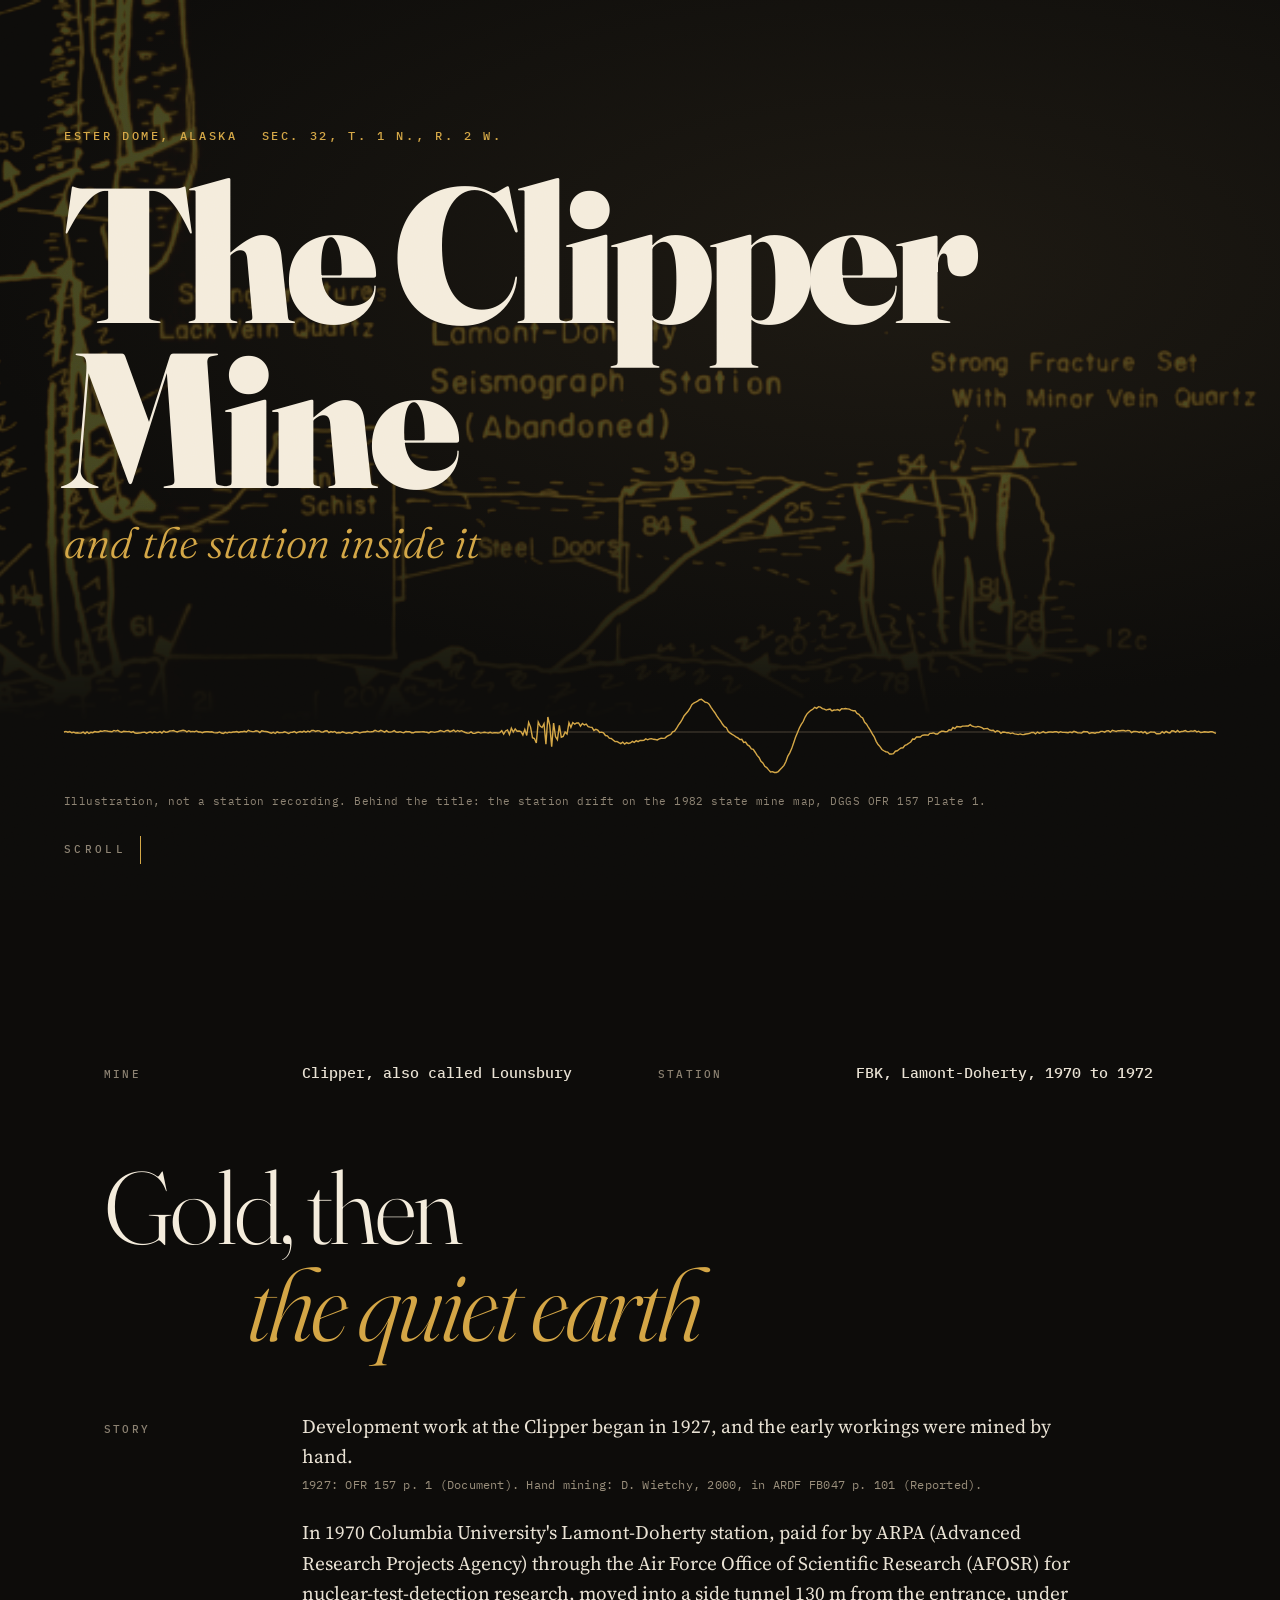
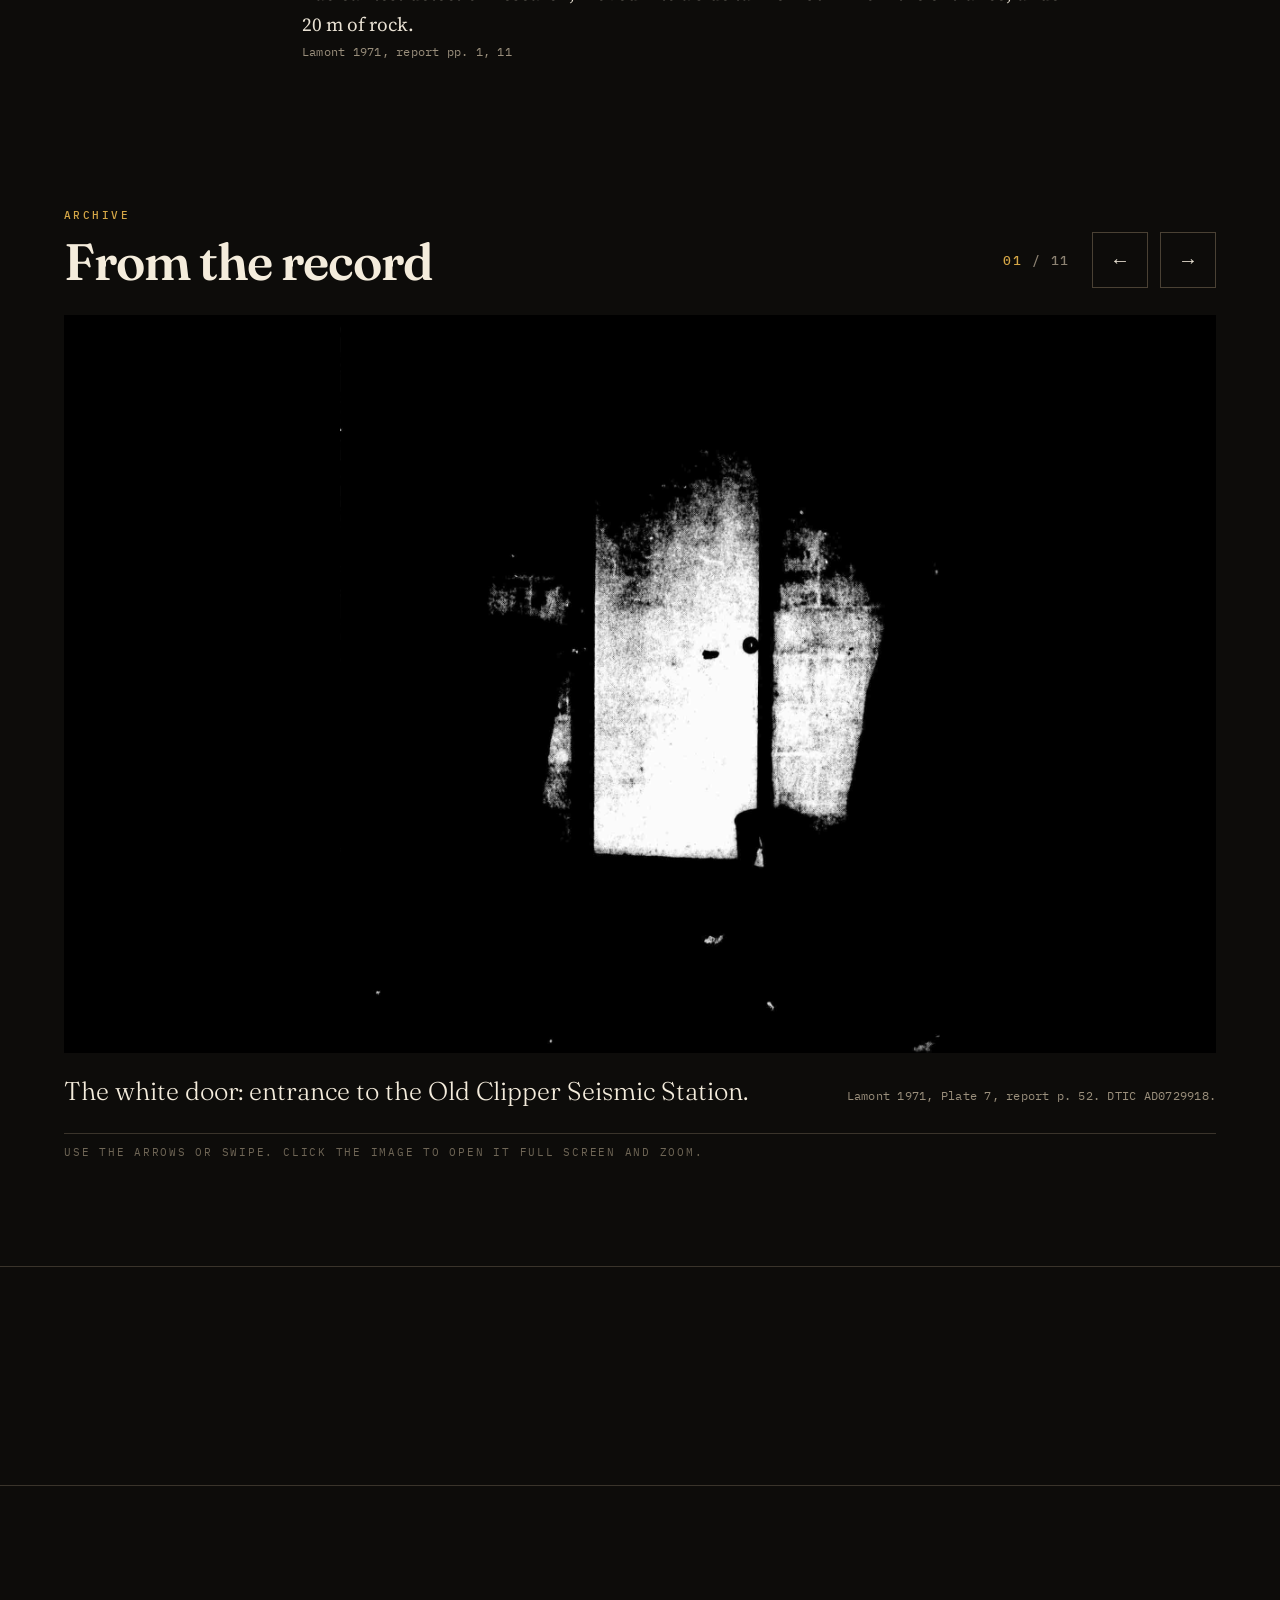
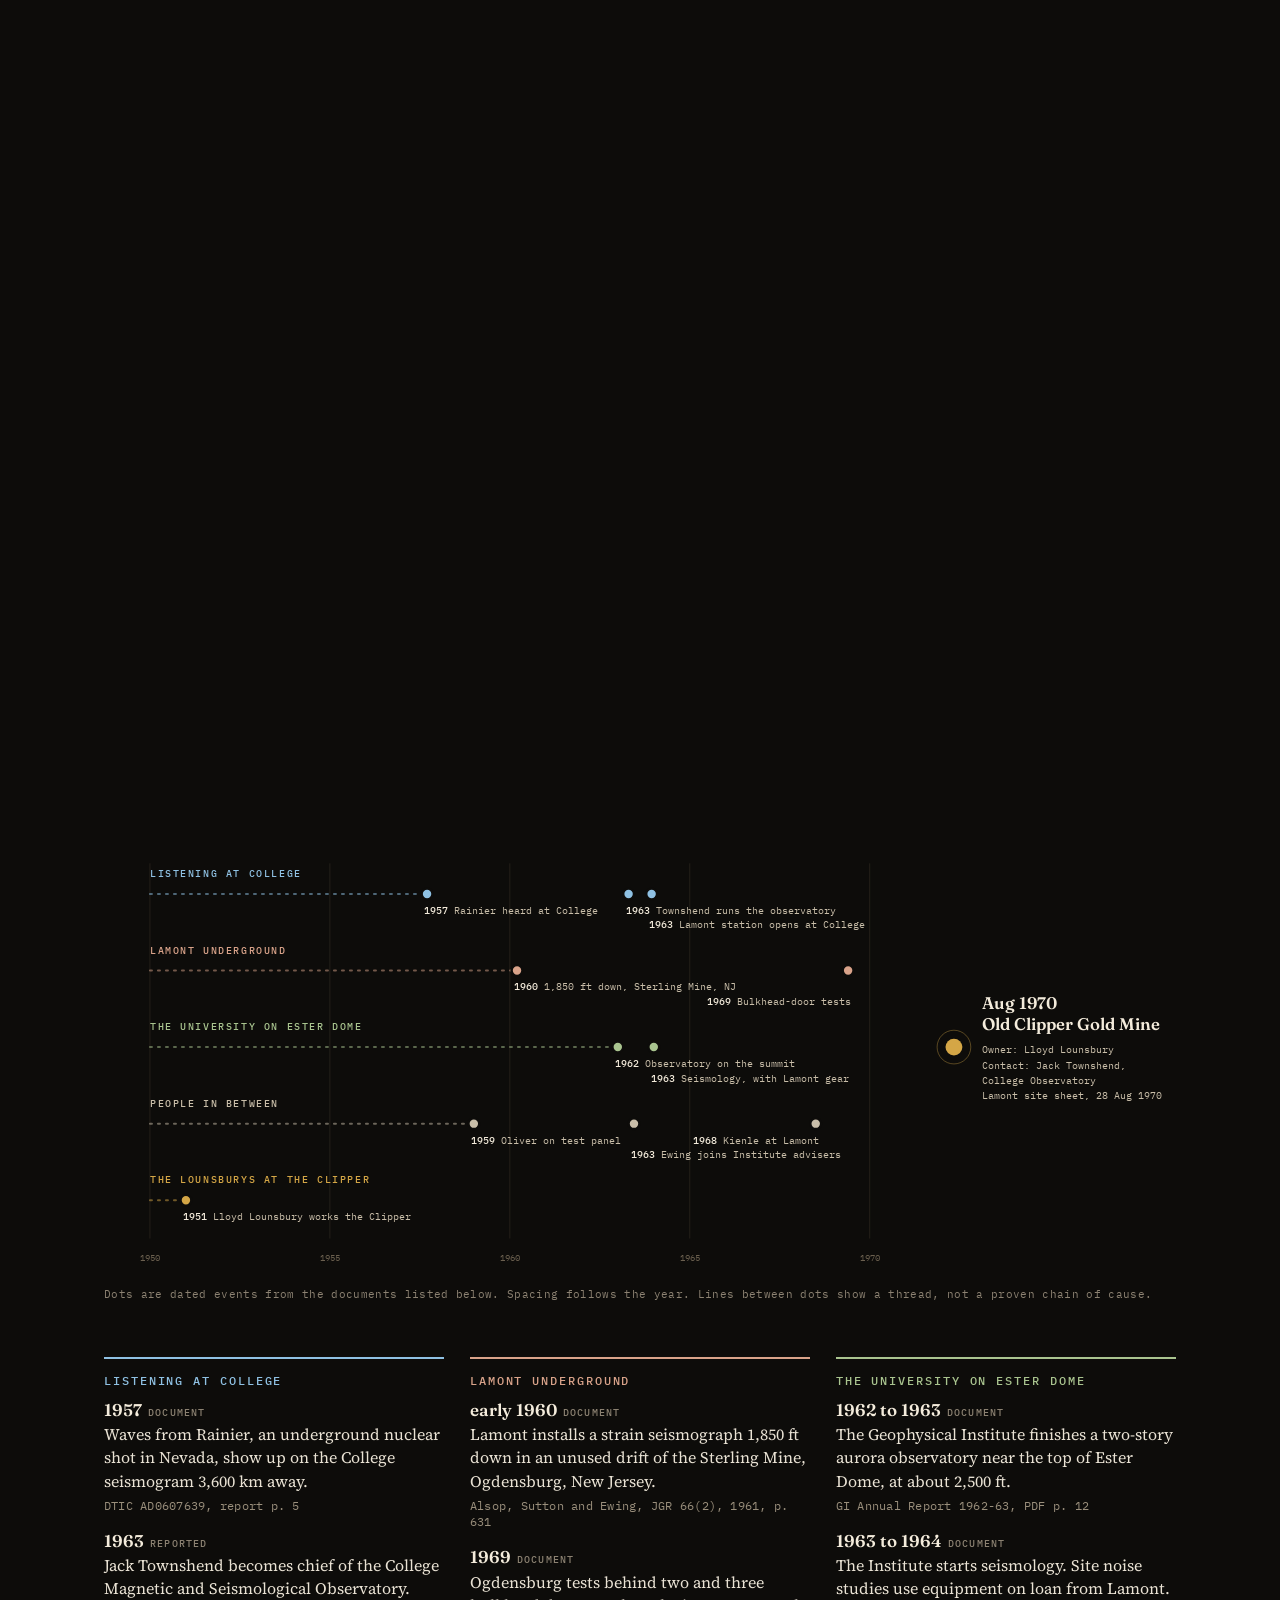
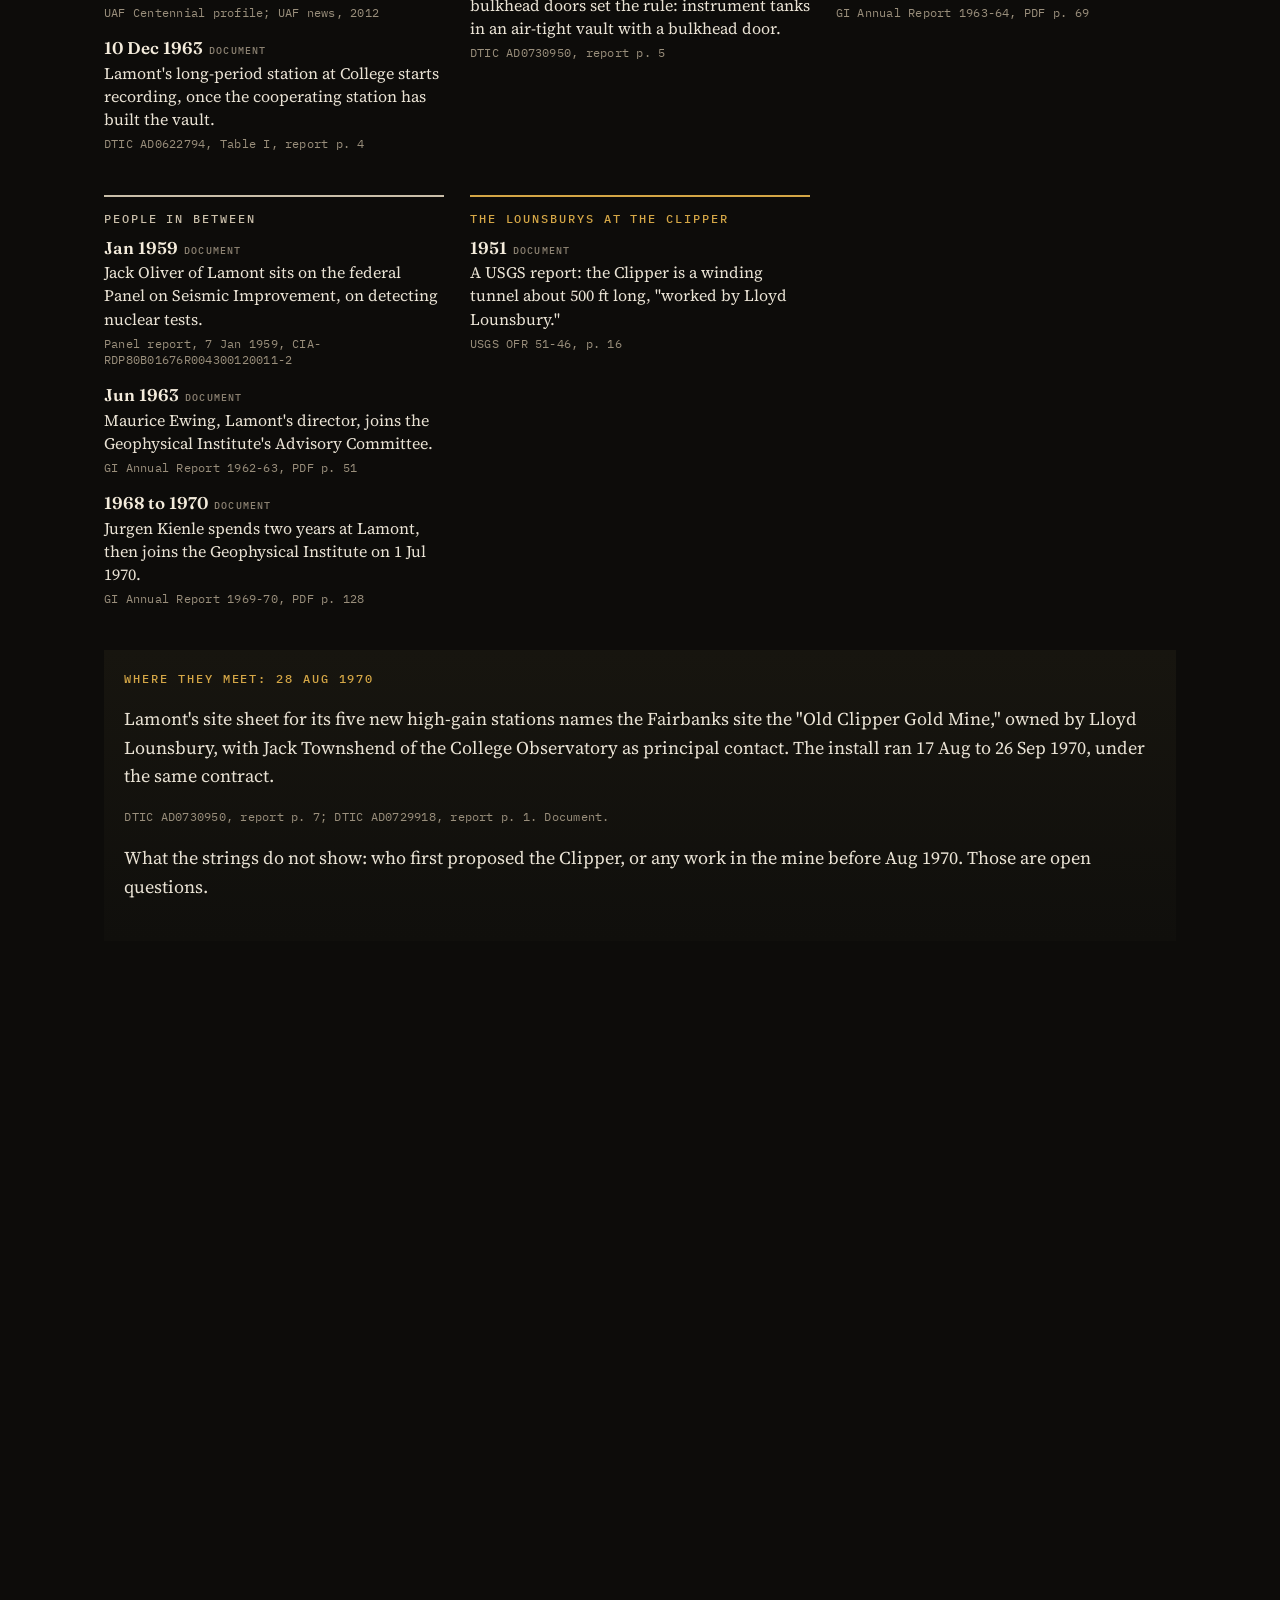
<file: index.html>
<!doctype html>
<html lang="en">
<head>
<meta charset="utf-8">
<meta http-equiv="refresh" content="0; url=site/">
<title>Clipper Mine History</title>
<meta name="description" content="The Clipper Mine on Ester Dome, Alaska, and the Lamont-Doherty seismograph station that ran inside it from 1970 to 1972. Every line sourced.">
<meta property="og:type" content="website">
<meta property="og:site_name" content="Clipper Mine History">
<meta property="og:title" content="The Clipper Mine and the station inside it">
<meta property="og:description" content="The Clipper Mine on Ester Dome, Alaska, and the Lamont-Doherty seismograph station that ran inside it from 1970 to 1972. Every line sourced.">
<meta property="og:url" content="https://feldtdesign-ship-it.github.io/clipper-mine-history/">
<meta property="og:image" content="https://feldtdesign-ship-it.github.io/clipper-mine-history/site/preview.jpg">
<meta property="og:image:width" content="1200">
<meta property="og:image:height" content="630">
<meta property="og:image:alt" content="Title card: The Clipper Mine and the station inside it, over the 1982 state mine map label Lamont-Doherty Seismograph Station (Abandoned).">
<meta name="twitter:card" content="summary_large_image">
<meta name="twitter:title" content="The Clipper Mine and the station inside it">
<meta name="twitter:description" content="The Clipper Mine on Ester Dome, Alaska, and the Lamont-Doherty seismograph station that ran inside it from 1970 to 1972. Every line sourced.">
<meta name="twitter:image" content="https://feldtdesign-ship-it.github.io/clipper-mine-history/site/preview.jpg">
<link rel="canonical" href="site/">
</head>
<body style="background:#0d0c0a;color:#e9e2d4;font-family:Georgia,serif">
<p><a href="site/" style="color:#d4a646">Open the Clipper Mine history site</a></p>
</body>
</html>
</file>
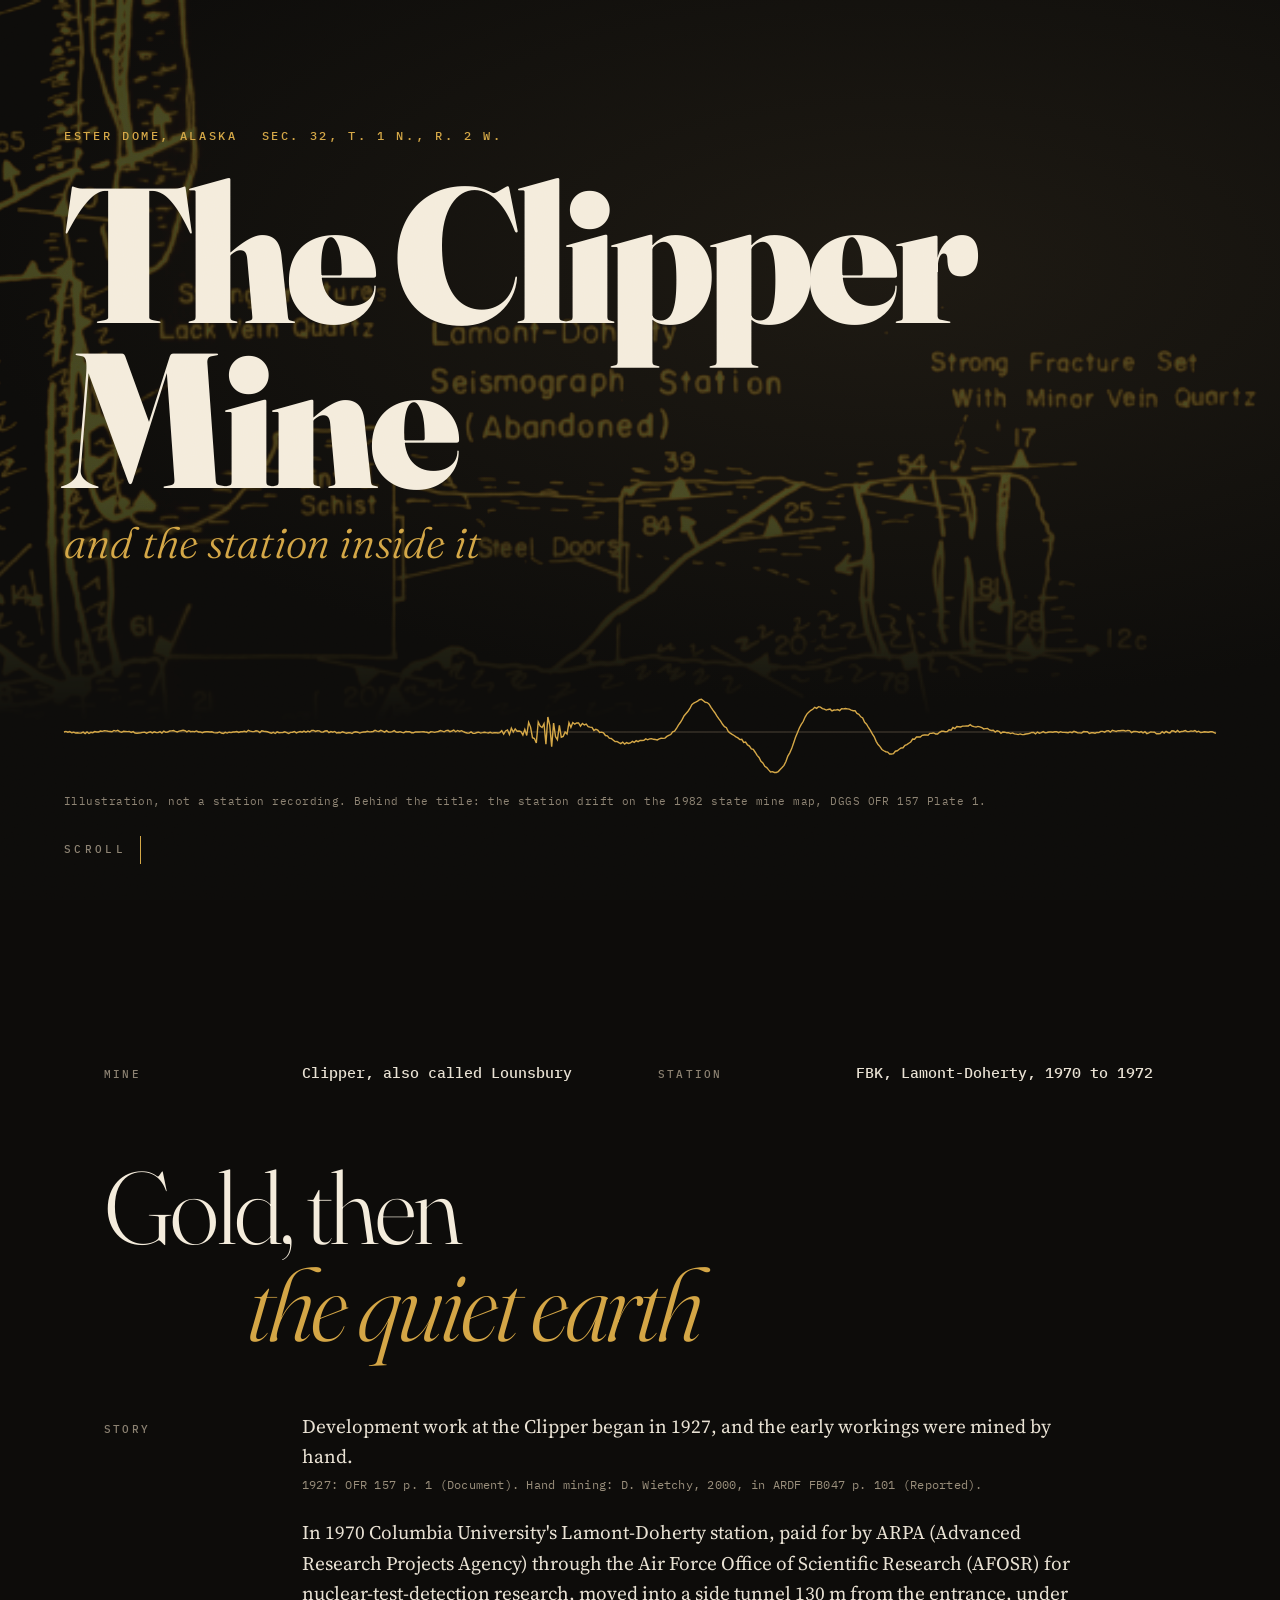
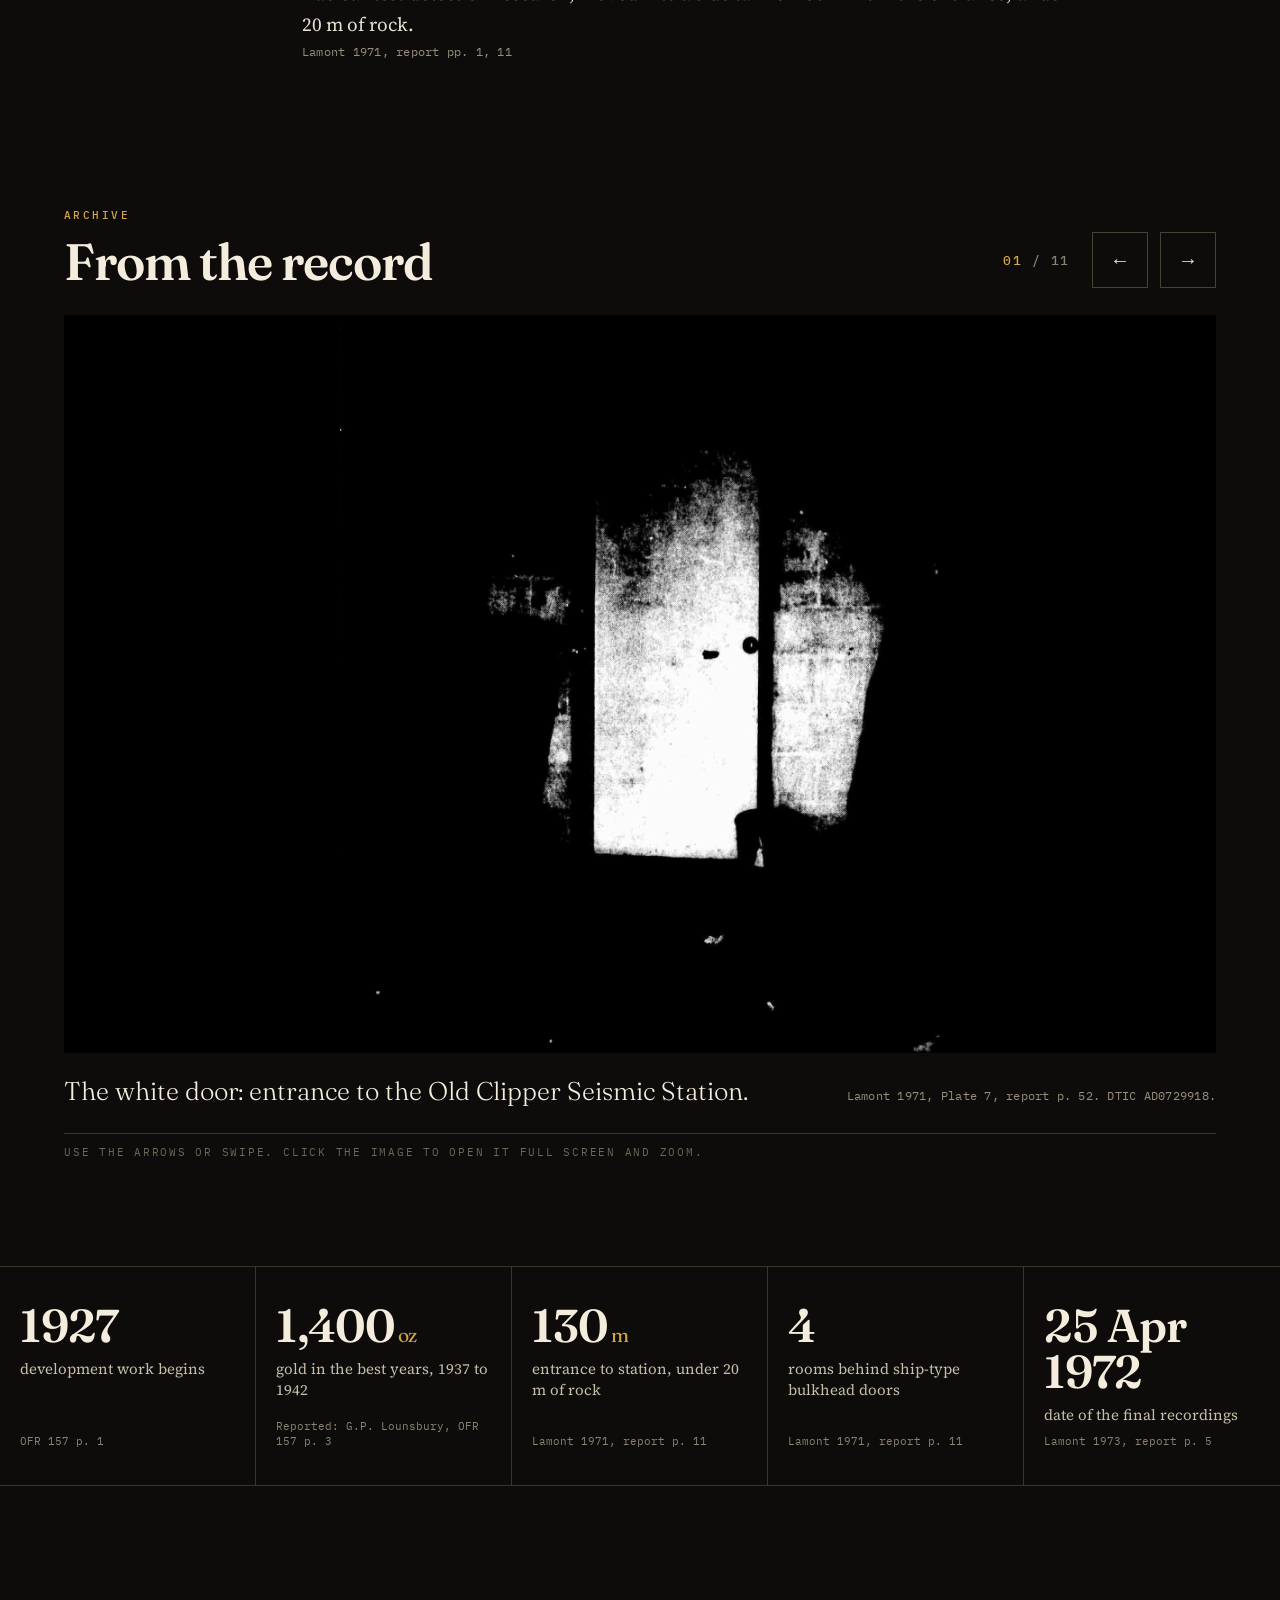
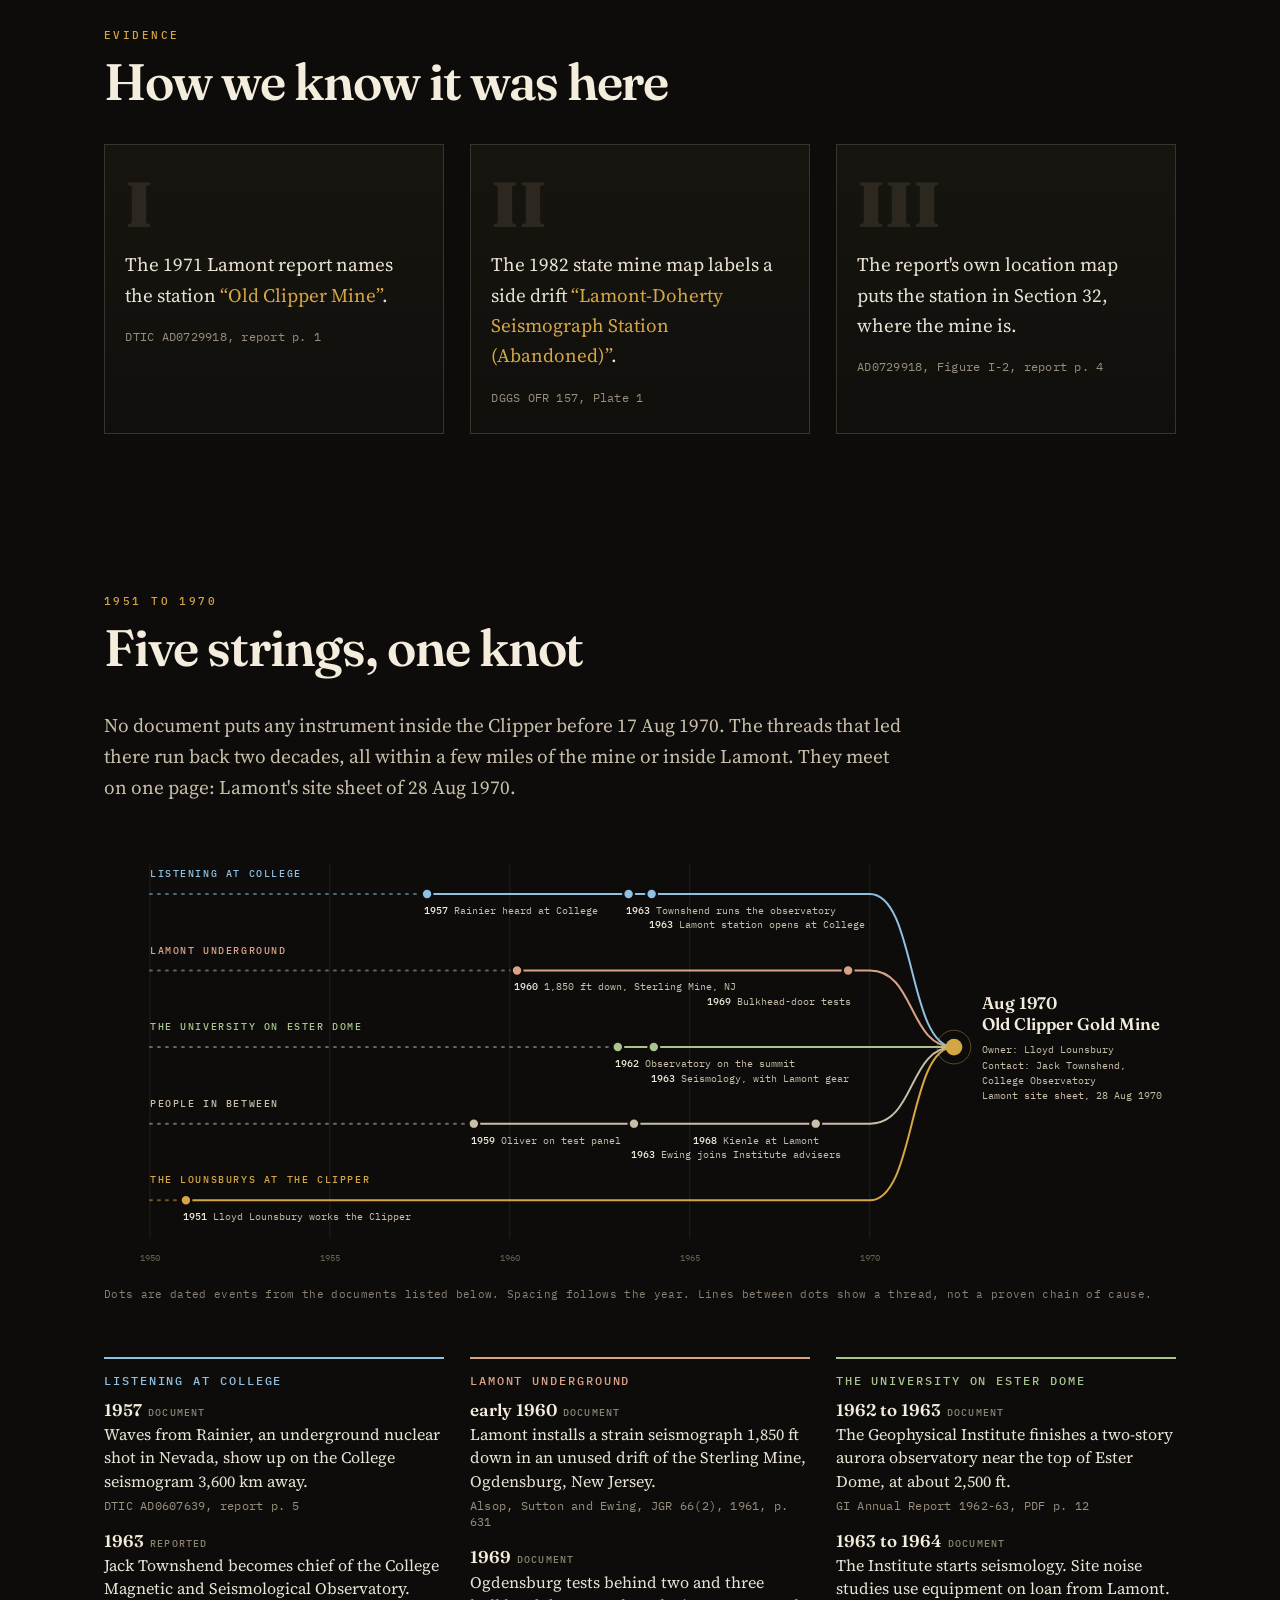
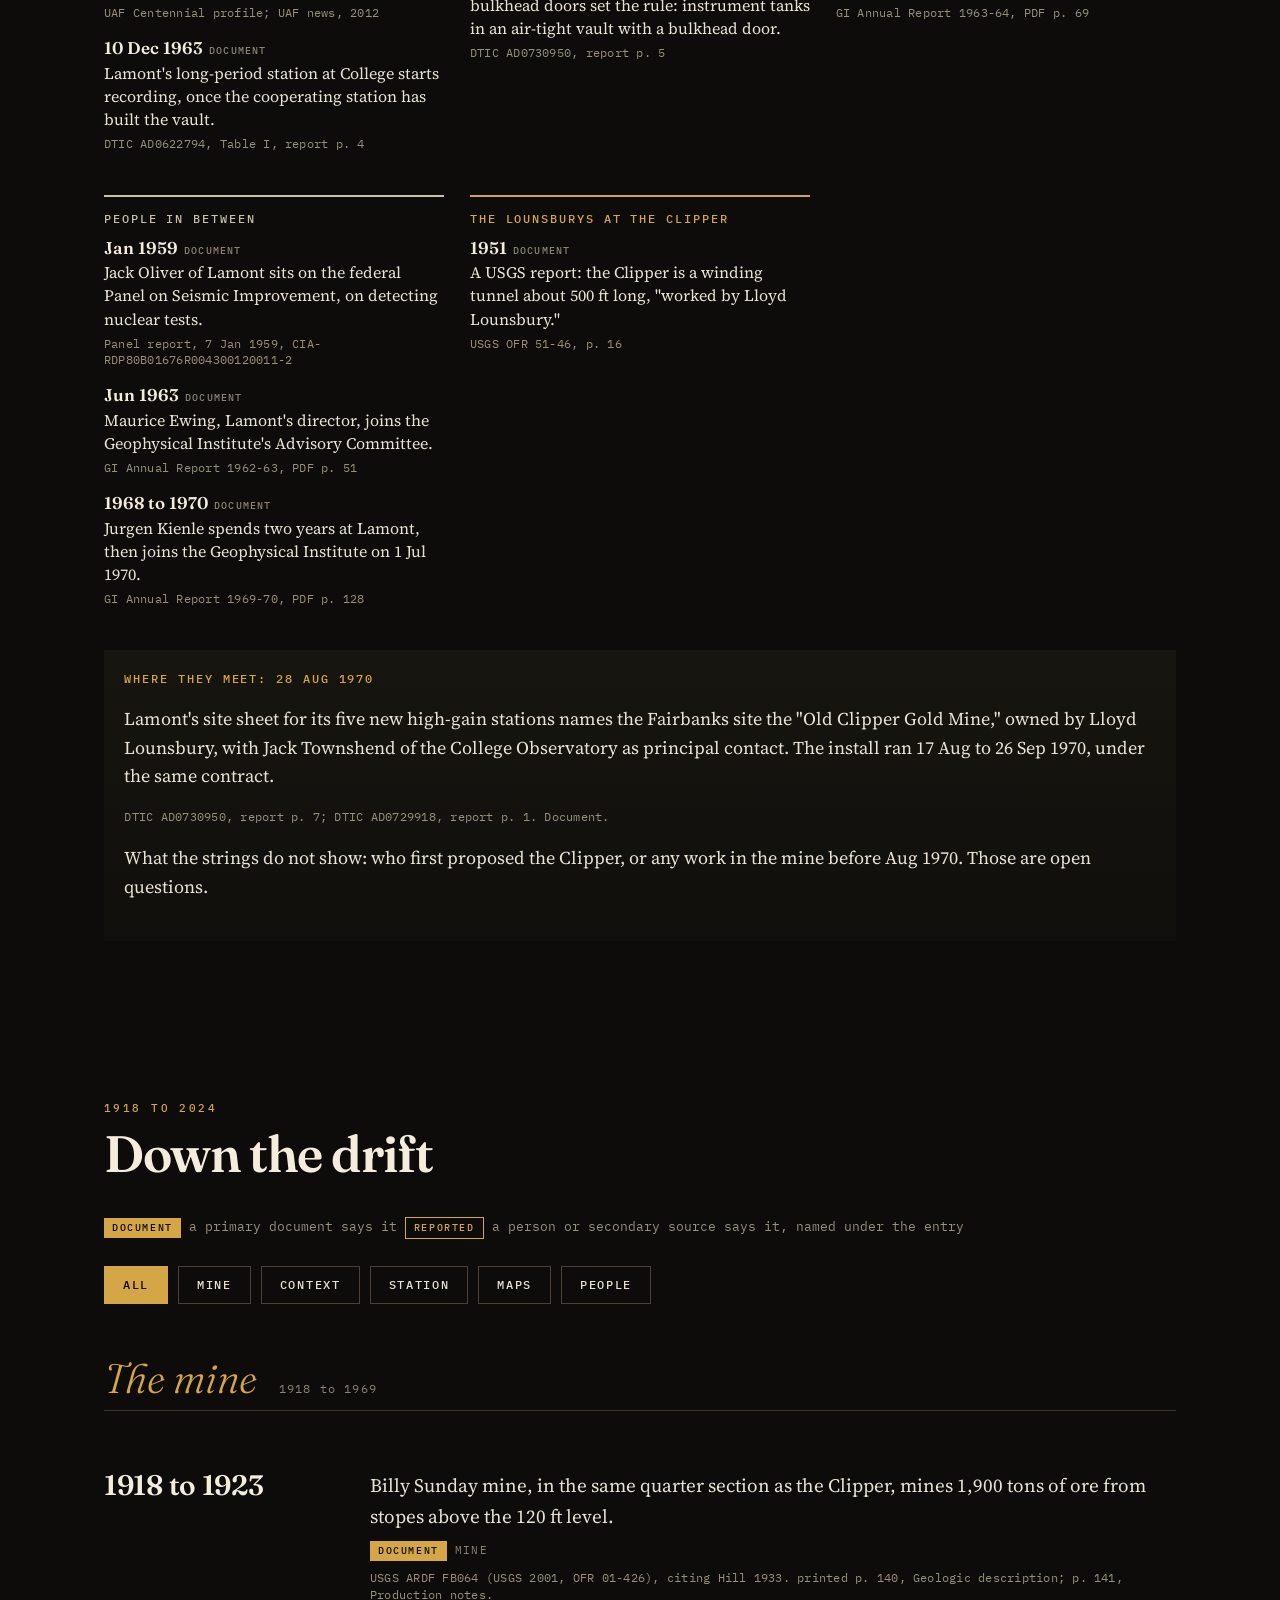
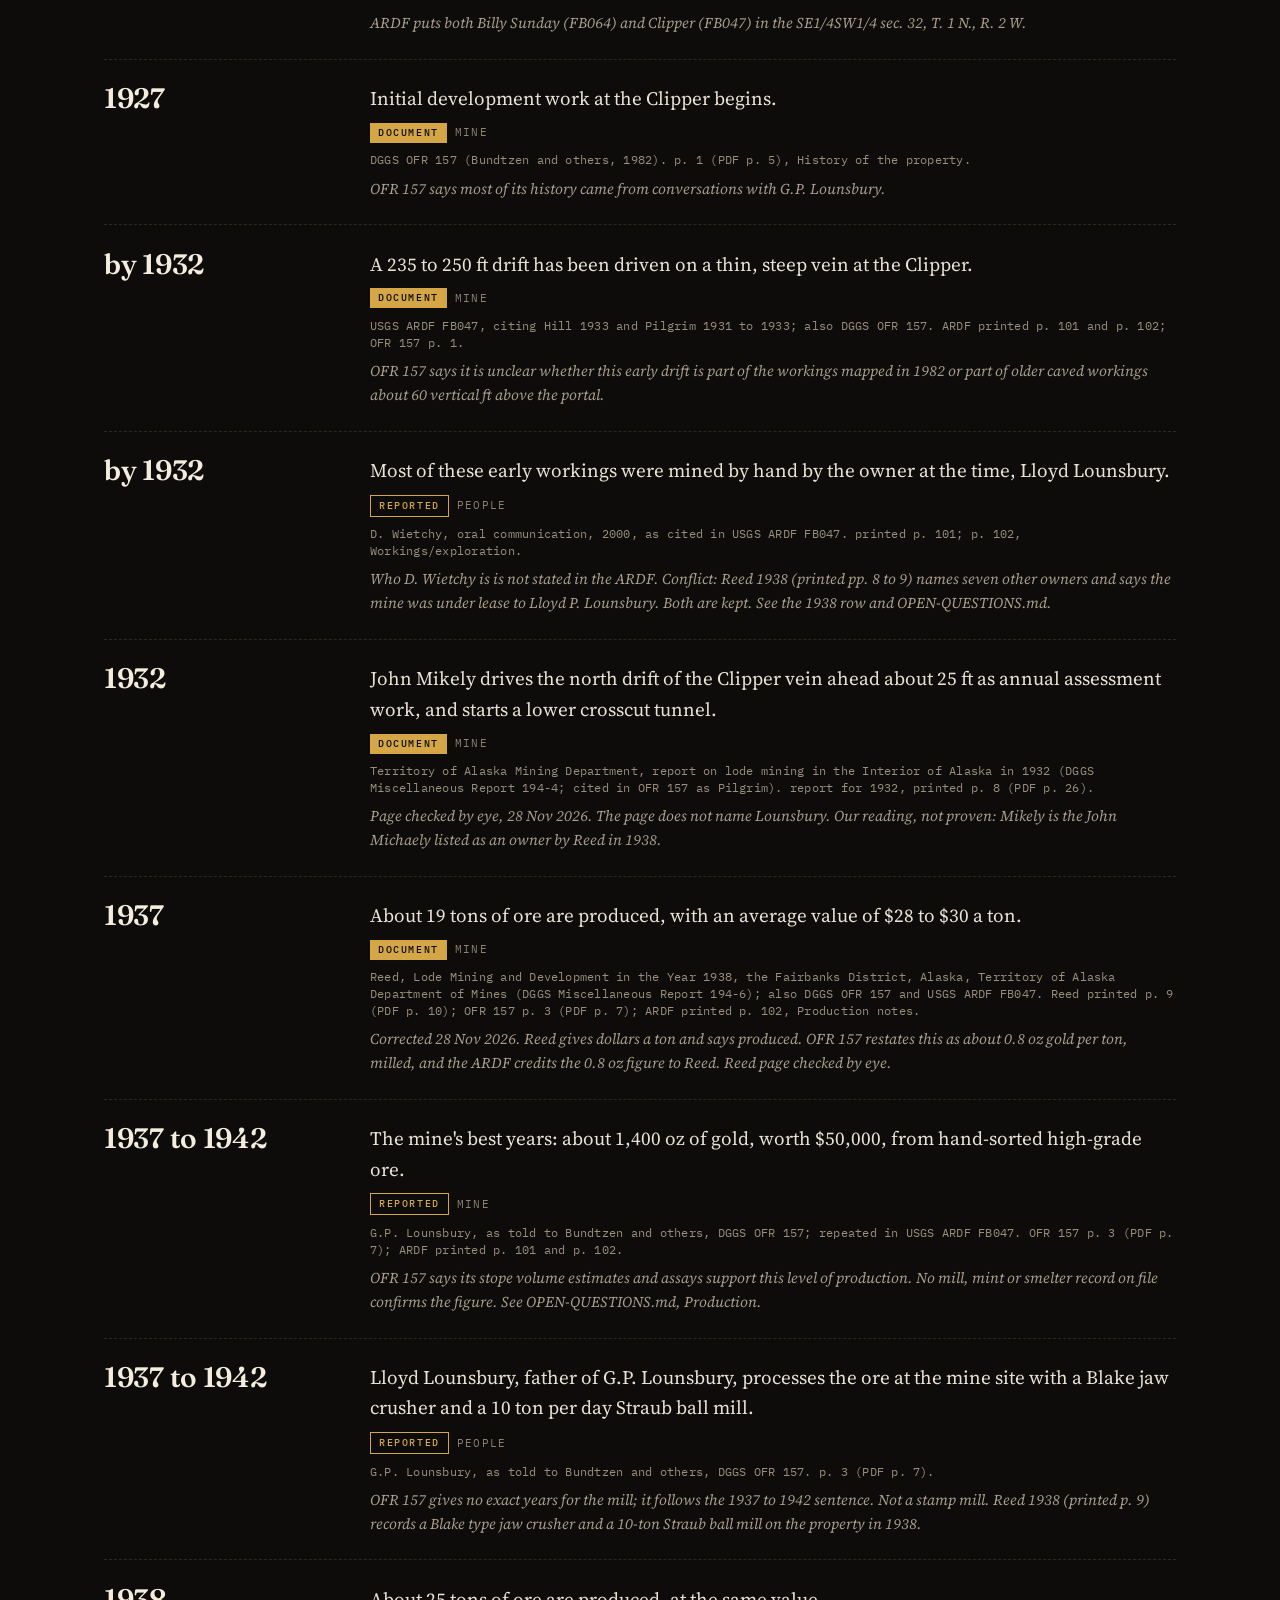
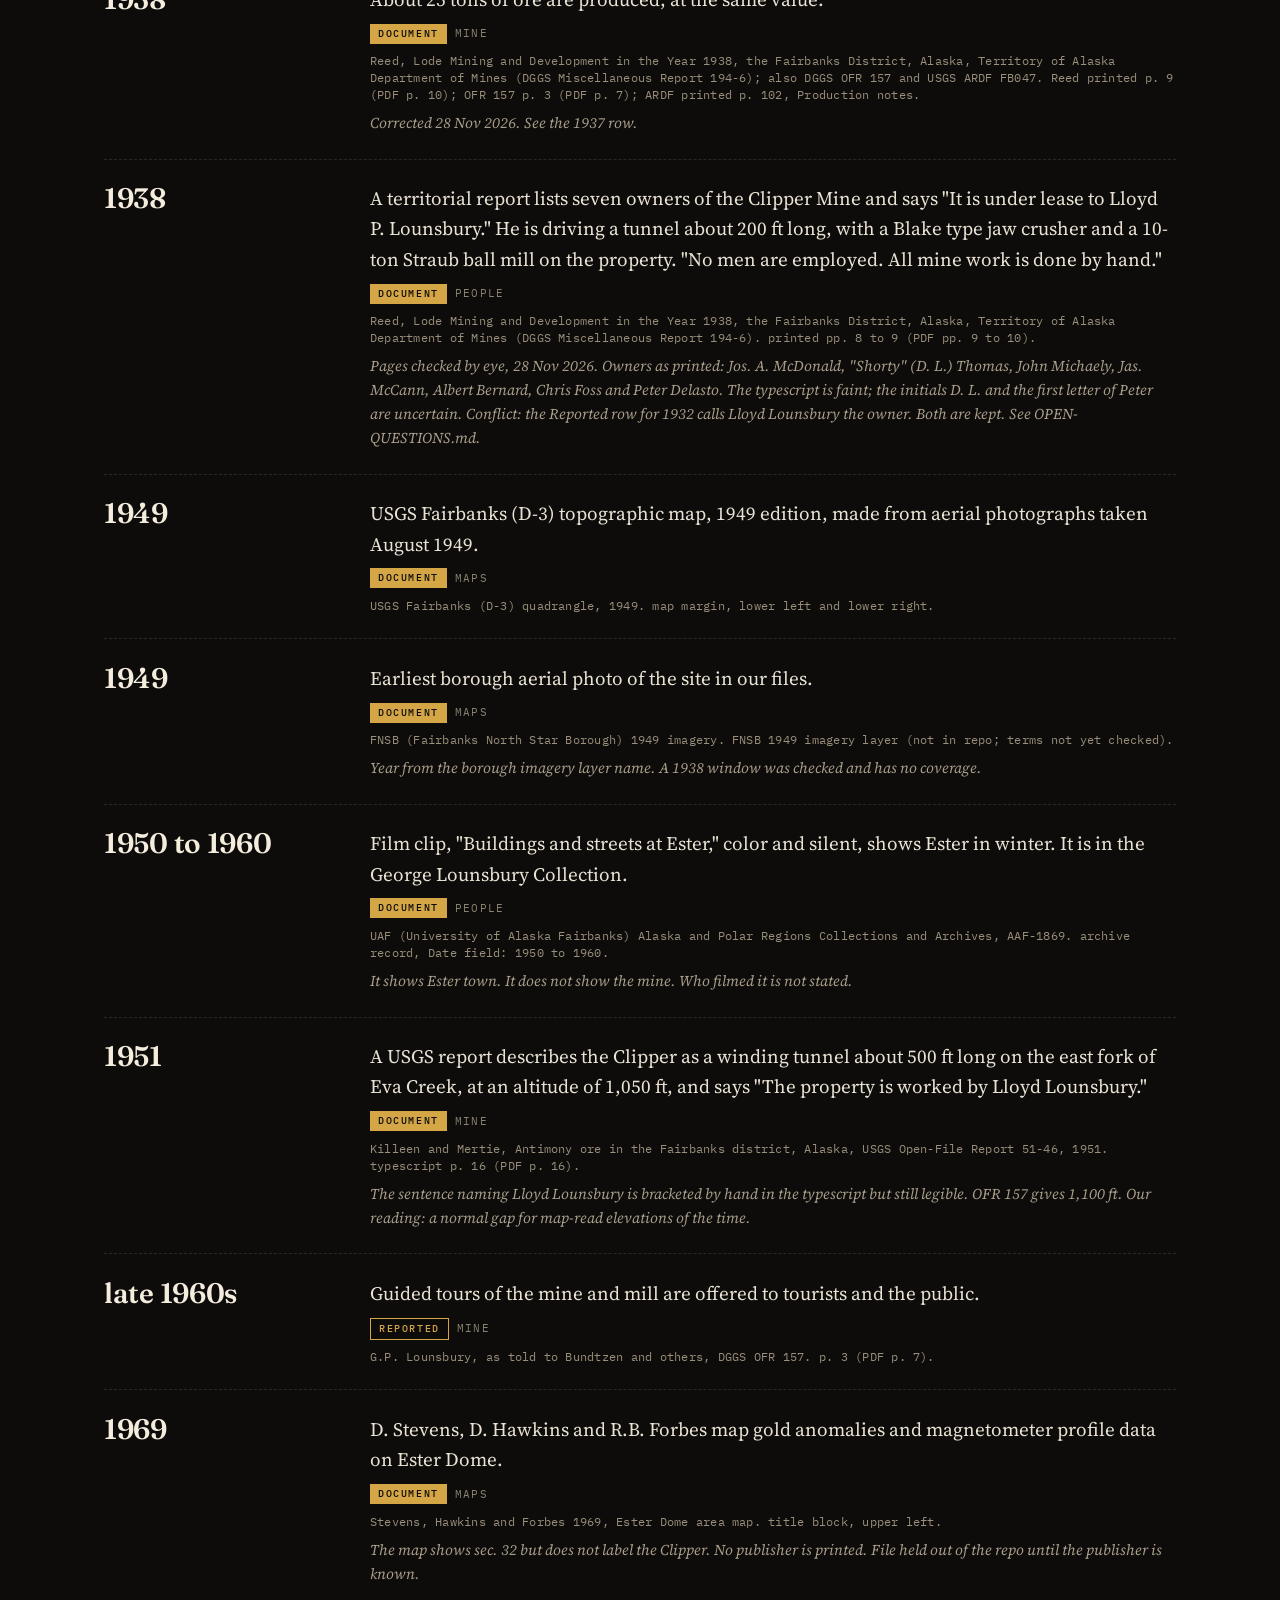
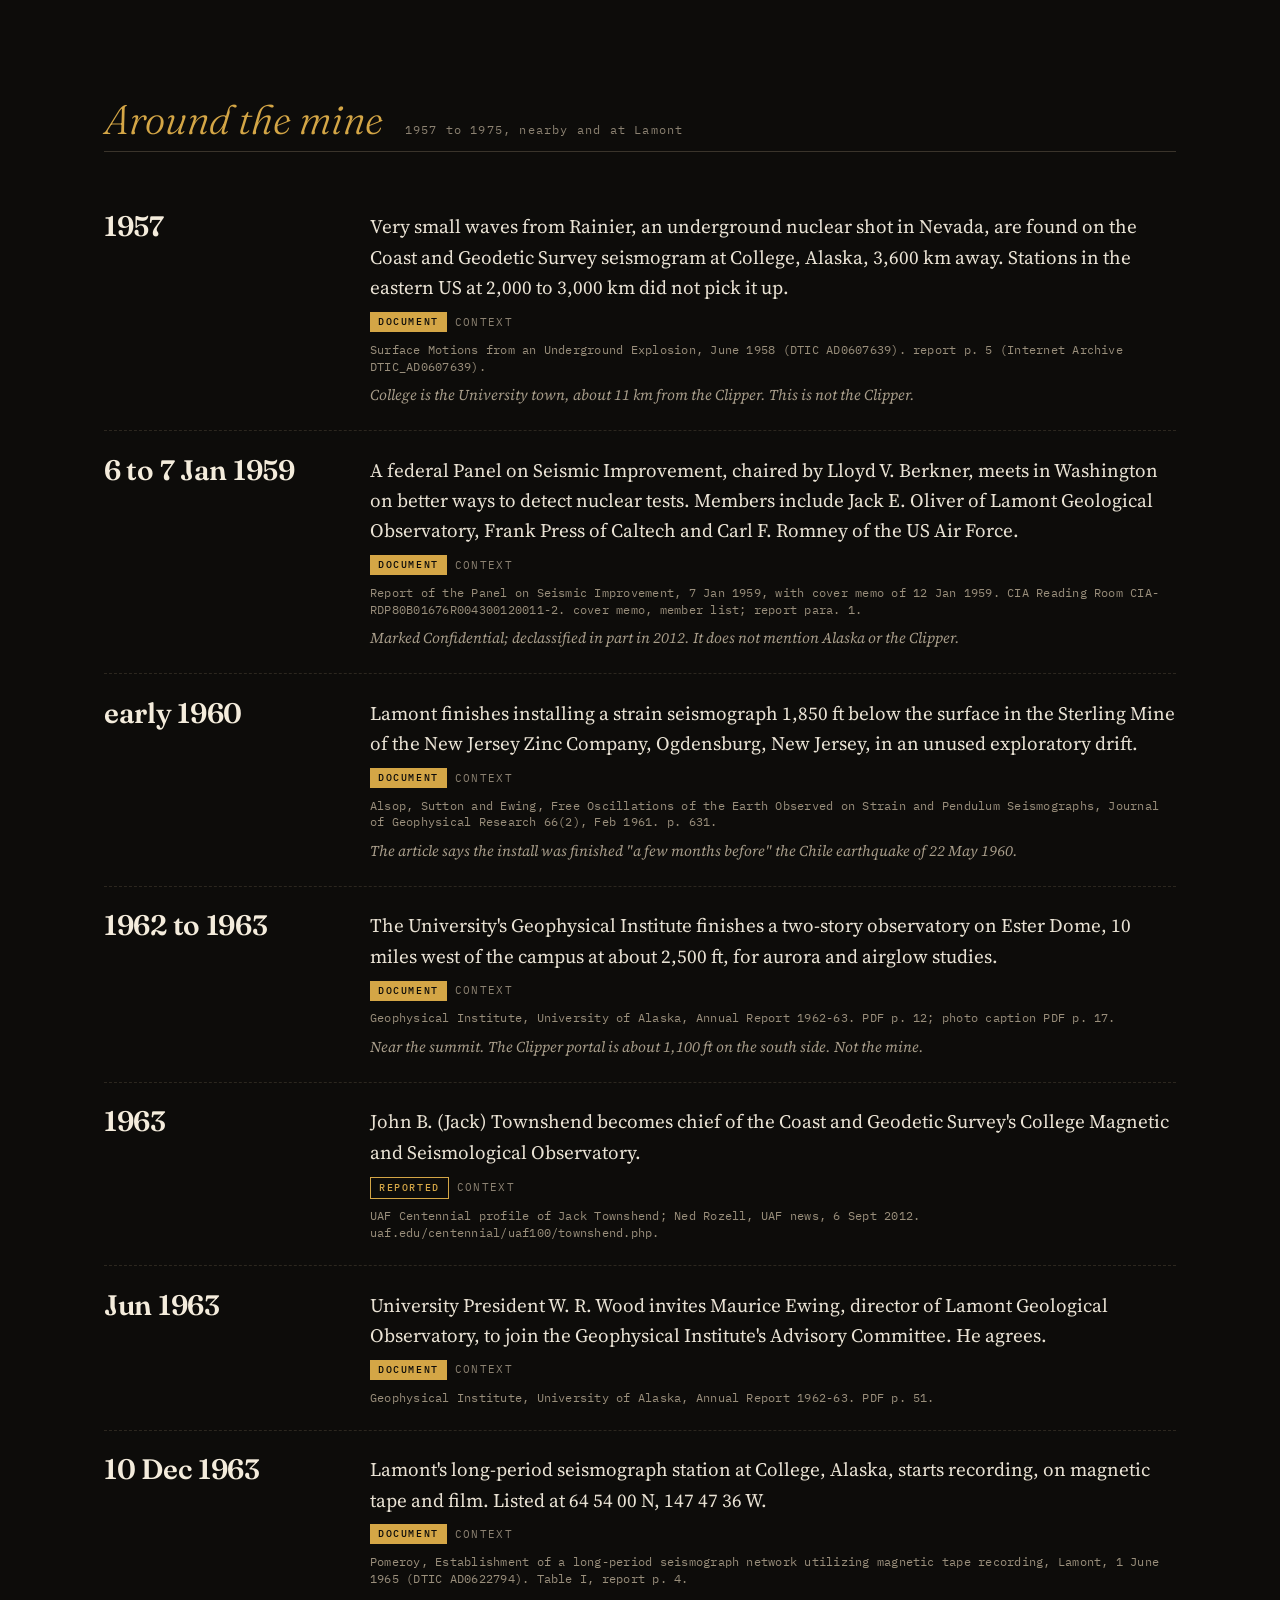
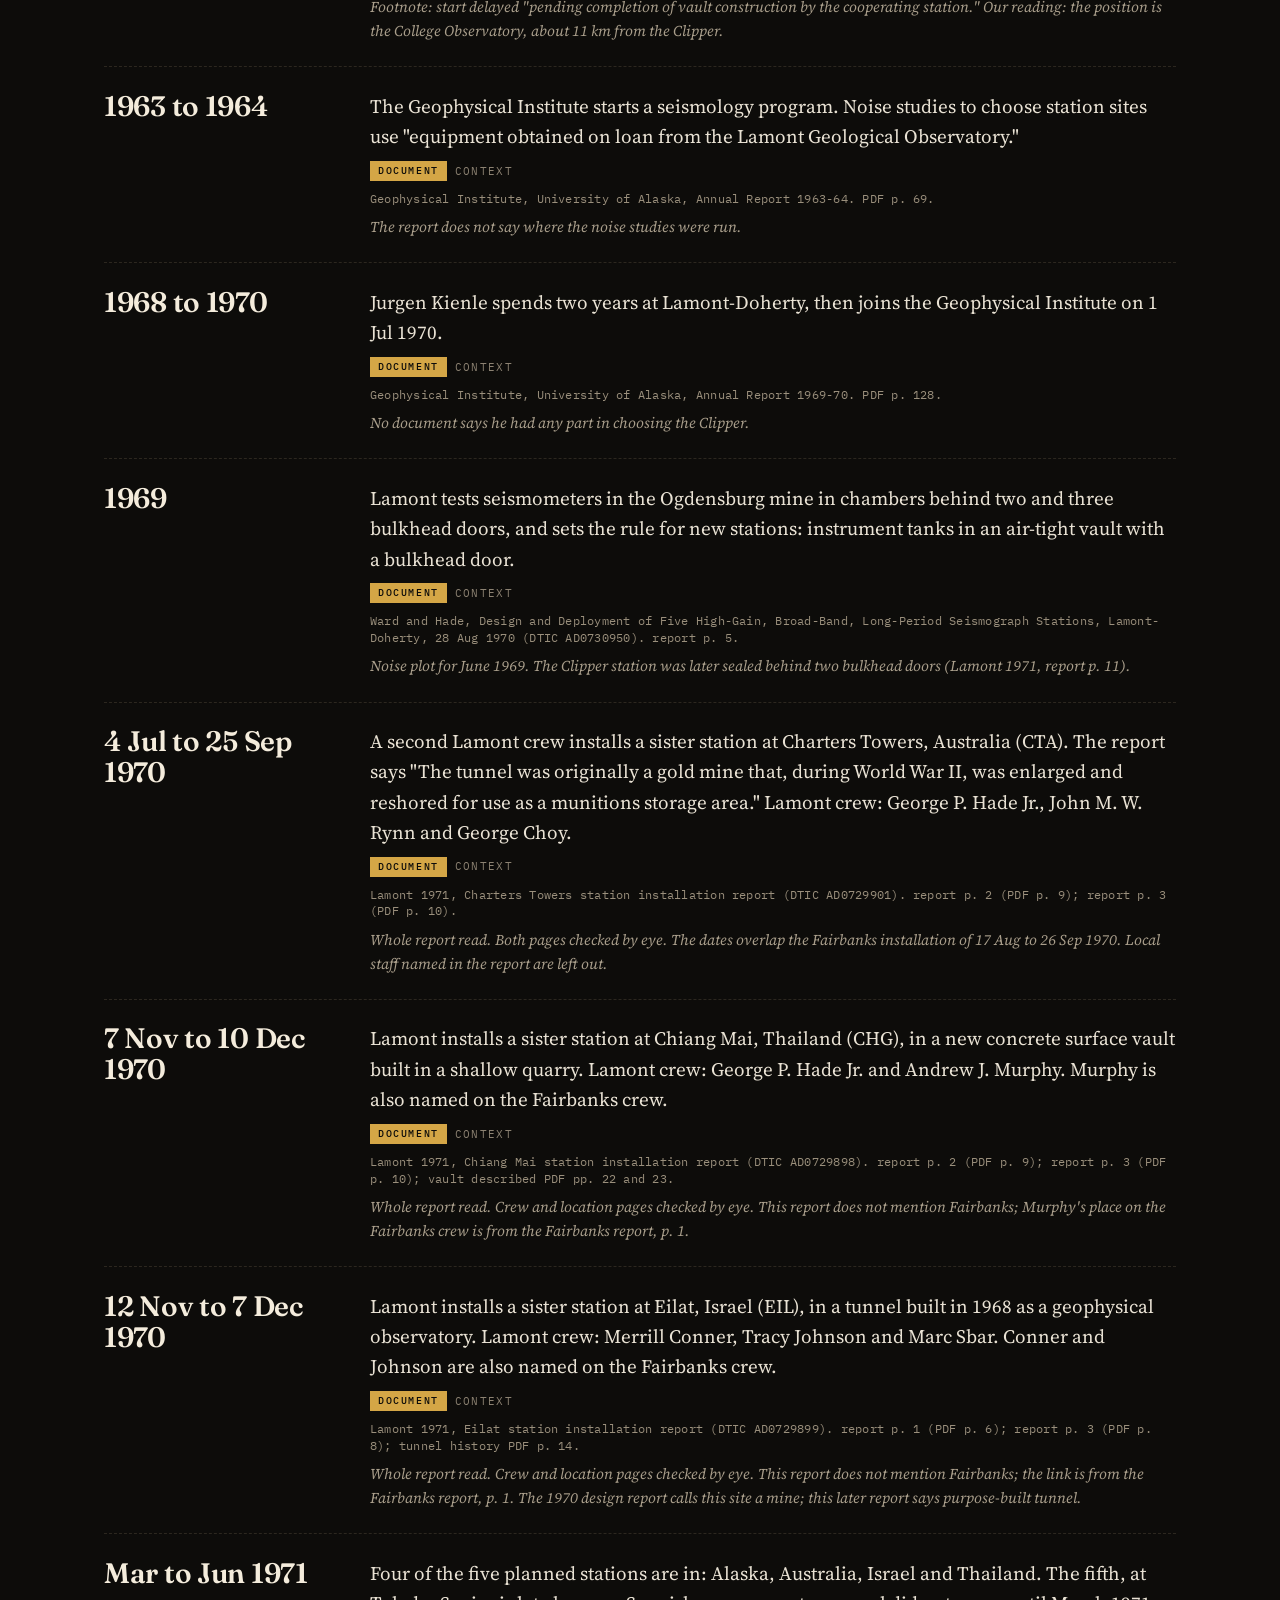
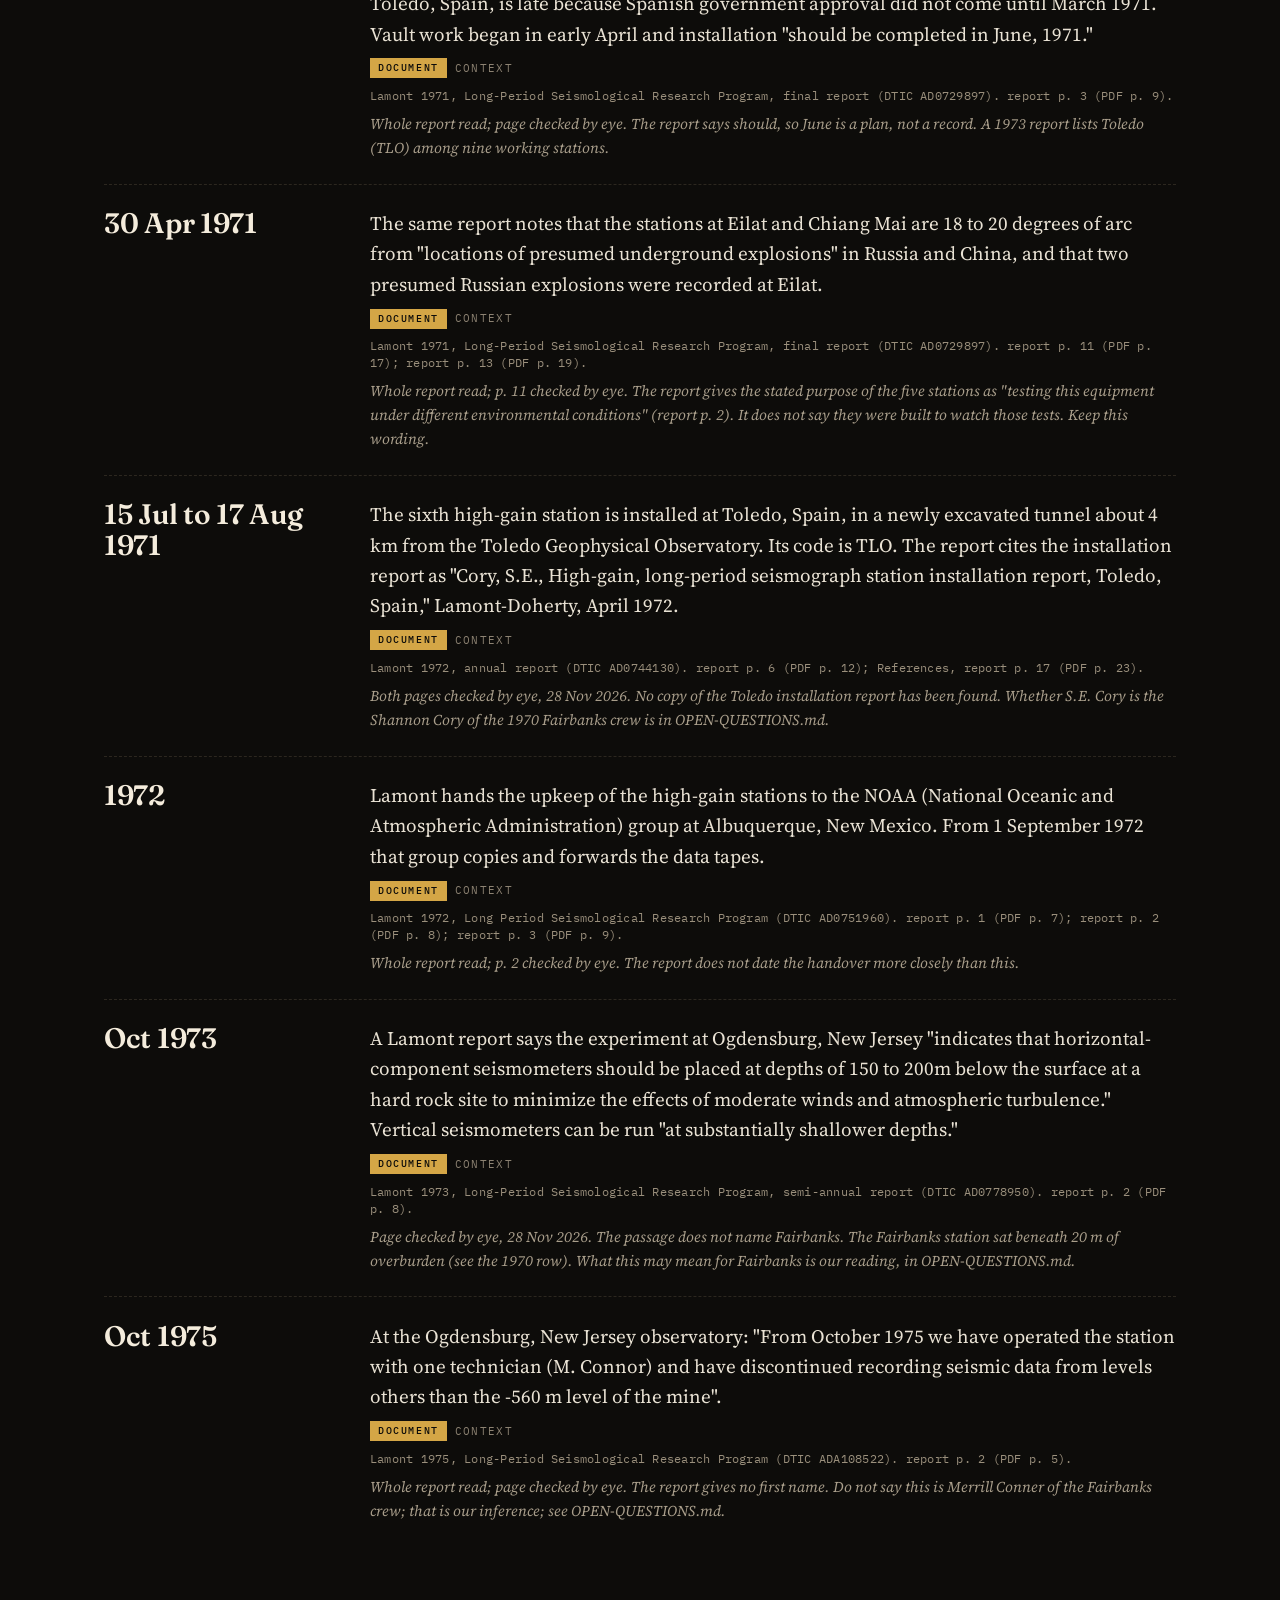
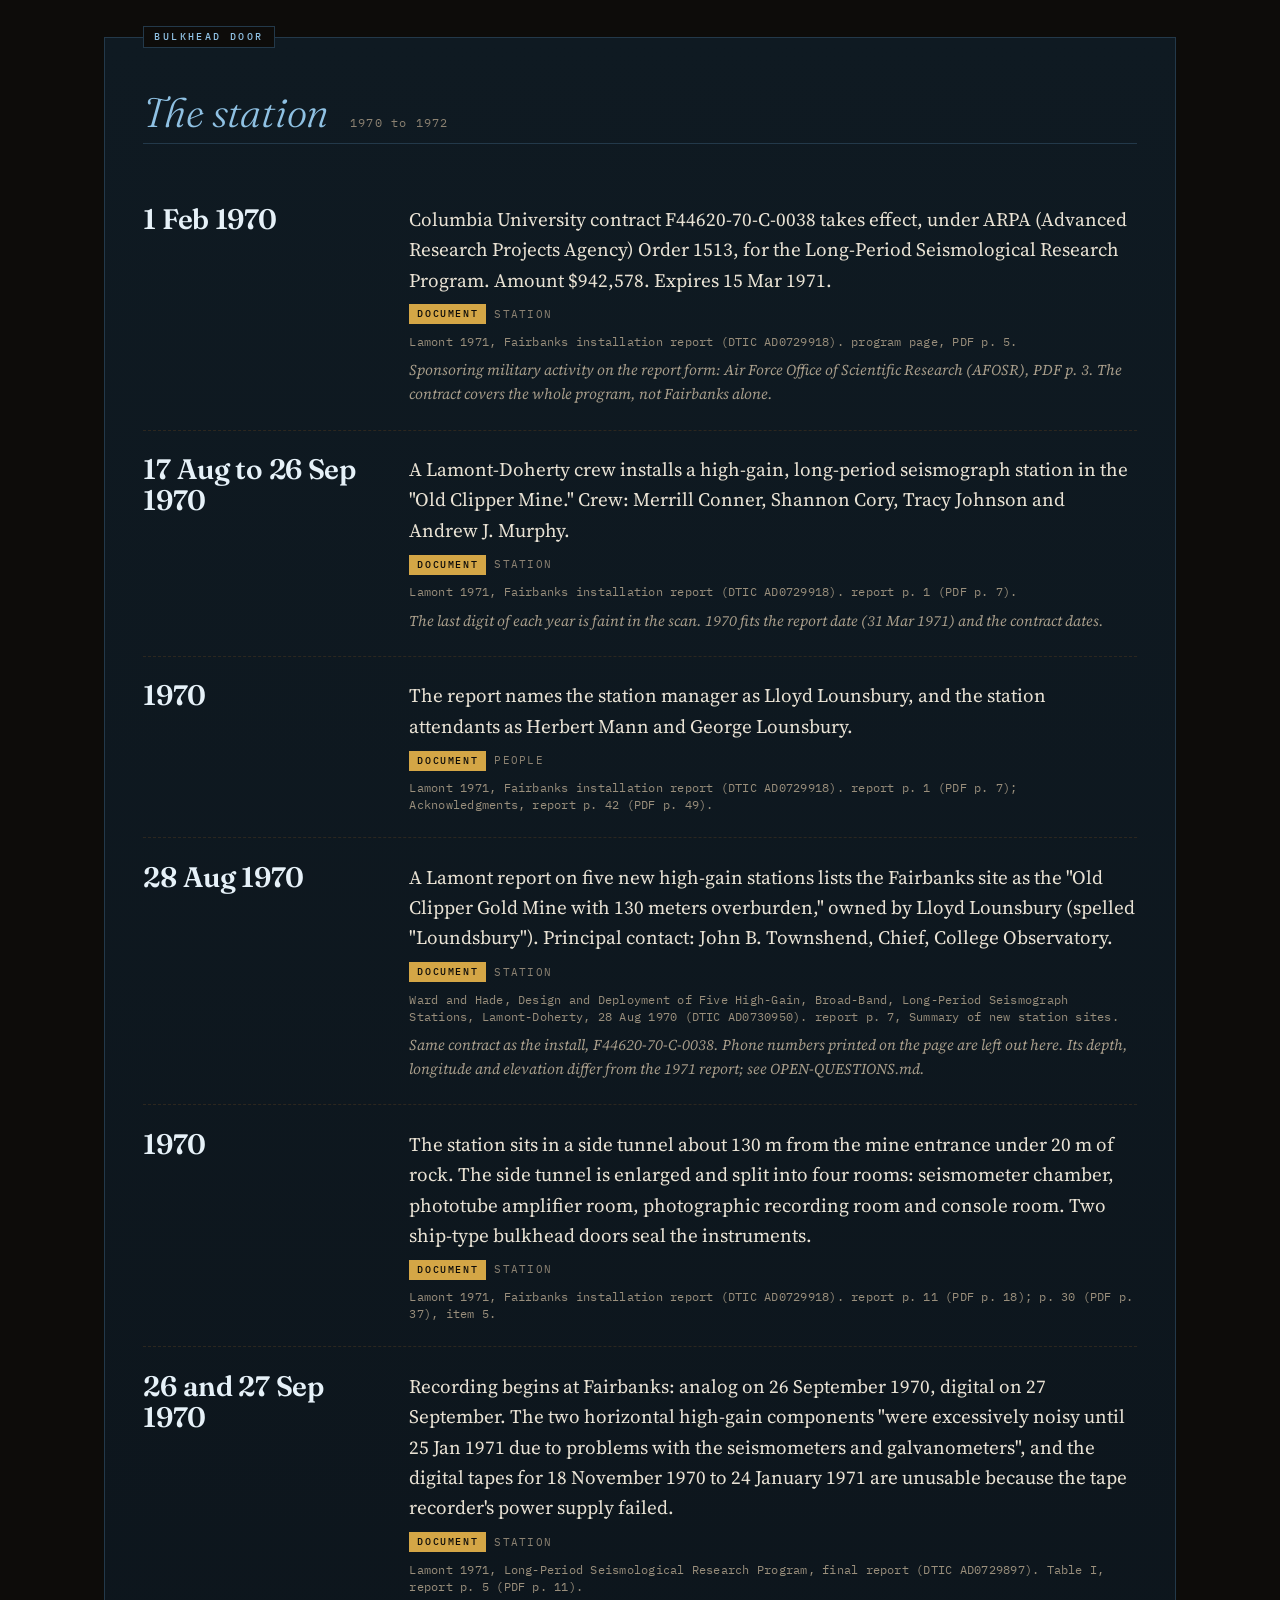
<file: site/index.html>
<!doctype html>
<html lang="en">
<head>
<meta charset="utf-8">
<meta name="viewport" content="width=device-width, initial-scale=1">
<title>Clipper Mine History</title>
<meta name="description" content="The Clipper Mine on Ester Dome, Alaska, and the Lamont-Doherty seismograph station that ran inside it from 1970 to 1972. Every line sourced.">
<meta property="og:type" content="website">
<meta property="og:site_name" content="Clipper Mine History">
<meta property="og:title" content="The Clipper Mine and the station inside it">
<meta property="og:description" content="The Clipper Mine on Ester Dome, Alaska, and the Lamont-Doherty seismograph station that ran inside it from 1970 to 1972. Every line sourced.">
<meta property="og:url" content="https://feldtdesign-ship-it.github.io/clipper-mine-history/">
<meta property="og:image" content="https://feldtdesign-ship-it.github.io/clipper-mine-history/site/preview.jpg">
<meta property="og:image:width" content="1200">
<meta property="og:image:height" content="630">
<meta property="og:image:alt" content="Title card: The Clipper Mine and the station inside it, over the 1982 state mine map label Lamont-Doherty Seismograph Station (Abandoned).">
<meta name="twitter:card" content="summary_large_image">
<meta name="twitter:title" content="The Clipper Mine and the station inside it">
<meta name="twitter:description" content="The Clipper Mine on Ester Dome, Alaska, and the Lamont-Doherty seismograph station that ran inside it from 1970 to 1972. Every line sourced.">
<meta name="twitter:image" content="https://feldtdesign-ship-it.github.io/clipper-mine-history/site/preview.jpg">
<link rel="preconnect" href="https://fonts.googleapis.com">
<link rel="preconnect" href="https://fonts.gstatic.com" crossorigin>
<link href="https://fonts.googleapis.com/css2?family=Fraunces:ital,opsz,wght@0,9..144,300;0,9..144,600;0,9..144,900;1,9..144,300&family=IBM+Plex+Mono:wght@400;500&family=Source+Serif+4:opsz,wght@8..60,400;8..60,600&display=swap" rel="stylesheet">
<link rel="stylesheet" href="style.css">
<script>document.documentElement.className = "js";</script>
</head>
<body>
<div class="grain" aria-hidden="true"></div>

<header class="hero">
  <div class="hero-map" aria-hidden="true"></div>
  <div class="hero-inner">
    <p class="kicker rise d1"><span>Ester Dome, Alaska</span><span>sec. 32, T. 1 N., R. 2 W.</span></p>
    <h1 class="rise d2">The Clipper<br>Mine</h1>
    <p class="sub rise d3">and the station inside it</p>
  </div>
  <figure class="trace rise d4">
    <svg id="trace" viewBox="0 0 1200 160" preserveAspectRatio="none" role="img" aria-label="Illustrative seismograph trace"></svg>
    <figcaption>Illustration, not a station recording. Behind the title: the station drift on the 1982 state mine map, DGGS OFR 157 Plate 1.</figcaption>
  </figure>
  <p class="scroll-cue rise d5">Scroll</p>
</header>

<section class="intro">
  <span class="lab lab-a">Mine</span>
  <span class="val val-a">Clipper, also called Lounsbury</span>
  <span class="lab lab-b">Station</span>
  <span class="val val-b">FBK, Lamont-Doherty, 1970 to 1972</span>
  <h2 class="intro-title"><span>Gold, then</span><span>the quiet earth</span></h2>
  <span class="lab lab-c">Story</span>
  <div class="intro-text">
    <p>Development work at the Clipper began in 1927, and the early workings were mined by hand. <span class="src">1927: OFR 157 p. 1 (Document). Hand mining: D. Wietchy, 2000, in ARDF FB047 p. 101 (Reported).</span></p>
    <p>In 1970 Columbia University's Lamont-Doherty station, paid for by ARPA (Advanced Research Projects Agency) through the Air Force Office of Scientific Research (AFOSR) for nuclear-test-detection research, moved into a side tunnel 130 m from the entrance, under 20 m of rock. <span class="src">Lamont 1971, report pp. 1, 11</span></p>
  </div>
</section>

<section class="reel" id="reel" aria-roledescription="carousel" aria-label="Images from the record">
  <div class="reel-head">
    <h2><span class="tag">Archive</span>From the record</h2>
    <div class="reel-ctrl">
      <span class="reel-count" aria-live="polite"><b id="reel-n">01</b> / <span id="reel-t">00</span></span>
      <button type="button" class="reel-btn" id="reel-prev" aria-label="Previous image">&larr;</button>
      <button type="button" class="reel-btn" id="reel-next" aria-label="Next image">&rarr;</button>
    </div>
  </div>
  <div class="reel-stage" id="reel-stage" tabindex="0"></div>
  <div class="reel-cap" id="reel-cap"><p class="t"></p><p class="src"></p></div>
  <p class="reel-hint">Use the arrows or swipe. Click the image to open it full screen and zoom.</p>
</section>

<div class="lb" id="lb" role="dialog" aria-modal="true" aria-label="Image viewer" hidden>
  <img class="lb-img" id="lb-img" alt="">
  <span class="lb-help">Click to zoom to full detail. Drag to move. Esc to close.</span>
  <button type="button" class="lb-x" id="lb-x" aria-label="Close viewer">&times;</button>
  <button type="button" class="lb-prev" id="lb-prev" aria-label="Previous image">&larr;</button>
  <button type="button" class="lb-next" id="lb-next" aria-label="Next image">&rarr;</button>
  <div class="lb-bar"><p class="t" id="lb-t"></p><p class="src" id="lb-s"></p></div>
</div>

<section class="stats" aria-label="Key numbers">
  <div class="stat reveal"><b>1927</b><span>development work begins</span><i>OFR 157 p. 1</i></div>
  <div class="stat reveal"><b>1,400<small>oz</small></b><span>gold in the best years, 1937 to 1942</span><i>Reported: G.P. Lounsbury, OFR 157 p. 3</i></div>
  <div class="stat reveal"><b>130<small>m</small></b><span>entrance to station, under 20 m of rock</span><i>Lamont 1971, report p. 11</i></div>
  <div class="stat reveal"><b>4</b><span>rooms behind ship-type bulkhead doors</span><i>Lamont 1971, report p. 11</i></div>
  <div class="stat reveal"><b>25 Apr 1972</b><span>date of the final recordings</span><i>Lamont 1973, report p. 5</i></div>
</section>

<main>
<section class="know reveal">
  <h2><span class="tag">Evidence</span>How we know it was here</h2>
  <ol>
    <li><span class="n">I</span><p>The 1971 Lamont report names the station <q>Old Clipper Mine</q>.</p><span class="src">DTIC AD0729918, report p. 1</span></li>
    <li><span class="n">II</span><p>The 1982 state mine map labels a side drift <q>Lamont-Doherty Seismograph Station (Abandoned)</q>.</p><span class="src">DGGS OFR 157, Plate 1</span></li>
    <li><span class="n">III</span><p>The report's own location map puts the station in Section 32, where the mine is.</p><span class="src">AD0729918, Figure I-2, report p. 4</span></li>
  </ol>
</section>

<section class="strings" id="strings">
  <div class="reveal">
    <h2><span class="tag">1951 to 1970</span>Five strings, one knot</h2>
    <p class="strings-lede">No document puts any instrument inside the Clipper before 17 Aug 1970. The threads that led there run back two decades, all within a few miles of the mine or inside Lamont. They meet on one page: Lamont's site sheet of 28 Aug 1970.</p>
  </div>
  <figure class="strings-fig">
    <svg id="strings-svg" viewBox="0 0 1400 560" role="img" aria-label="Diagram: five dated threads from 1951 to 1970 converging on the August 1970 Lamont site sheet for the Old Clipper Gold Mine. The same facts, with sources, are listed below."></svg>
    <figcaption>Dots are dated events from the documents listed below. Spacing follows the year. Lines between dots show a thread, not a proven chain of cause.</figcaption>
  </figure>
  <div class="strings-list" id="strings-list"></div>
</section>

<section class="timeline-wrap">
  <div class="tl-head reveal">
    <h2><span class="tag">1918 to 2024</span>Down the drift</h2>
    <p class="legend"><span class="grade g-document">Document</span> a primary document says it <span class="grade g-reported">Reported</span> a person or secondary source says it, named under the entry</p>
    <div class="filters" role="group" aria-label="Filter the timeline">
      <button type="button" data-filter="All" class="on">All</button>
      <button type="button" data-filter="Mine">Mine</button>
      <button type="button" data-filter="Context">Context</button>
      <button type="button" data-filter="Station">Station</button>
      <button type="button" data-filter="Maps">Maps</button>
      <button type="button" data-filter="People">People</button>
    </div>
  </div>
  <div id="timeline"><p class="loading">Loading the timeline.</p></div>
</section>
</main>

<footer class="foot">
  <p class="foot-big">Every entry is checked against its source, page by page.</p>
  <p>Full citations, rights and open questions: SOURCES.md, RIGHTS.md and OPEN-QUESTIONS.md in this repository.</p>
  <p class="abbr">DTIC (Defense Technical Information Center). DGGS (Alaska Division of Geological and Geophysical Surveys). OFR (Open-File Report). USGS (US Geological Survey). ARDF (Alaska Resource Data File). NOAA (National Oceanic and Atmospheric Administration). FBK (the station's code).</p>
</footer>

<script src="timeline.js"></script>
</body>
</html>
</file>
<file: site/style.css>
* { box-sizing: border-box; }
html { background: #0d0c0a; }
body {
  margin: 0;
  background: #0d0c0a;
  color: #e9e2d4;
  font: 18px/1.6 "Source Serif 4", Georgia, serif;
  overflow-x: hidden;
}
::selection { background: #d4a646; color: #0d0c0a; }

.grain {
  position: fixed; inset: 0; pointer-events: none; z-index: 200; opacity: 0.09; mix-blend-mode: overlay;
  background-image: url("data:image/svg+xml;utf8,<svg xmlns='http://www.w3.org/2000/svg' width='160' height='160'><filter id='n'><feTurbulence type='fractalNoise' baseFrequency='0.9' numOctaves='3' stitchTiles='stitch'/></filter><rect width='100%' height='100%' filter='url(%23n)'/></svg>");
}

.hero {
  position: relative; min-height: 100svh; display: grid; grid-template-rows: 1fr auto auto;
  padding: 6vh 5vw 4vh; overflow: hidden; isolation: isolate;
  background: radial-gradient(120% 80% at 70% 30%, #1d1912 0%, #0d0c0a 60%);
}
.hero-map {
  position: absolute; inset: 0; z-index: -1;
  background: url("../maps/DGGS%201982%2C%20Plate%201%20crop%2C%20Lamont-Doherty%20seismograph%20station%20(abandoned).png") 20% 0% / min(1700px, 160vw) auto no-repeat;
  filter: invert(1) sepia(1) saturate(2.4) hue-rotate(4deg) brightness(0.7) contrast(1.4);
  mix-blend-mode: screen; opacity: 0.3;
  -webkit-mask-image: linear-gradient(180deg, #000 0%, #000 55%, transparent 80%);
  mask-image: linear-gradient(180deg, #000 0%, #000 55%, transparent 80%);
  animation: drift 40s ease-in-out infinite alternate;
}
@keyframes drift { from { transform: scale(1.04) translate(0, 0); } to { transform: scale(1.12) translate(-2vw, 1vh); } }
.hero-inner { align-self: center; max-width: 1200px; }
.kicker {
  display: flex; flex-wrap: wrap; gap: 0.4em 2em; margin: 0 0 3vh;
  font: 500 12px/1.3 "IBM Plex Mono", monospace; letter-spacing: 0.22em; text-transform: uppercase; color: #d4a646;
}
h1 {
  margin: 0; font: 900 clamp(64px, 15vw, 240px)/0.86 "Fraunces", serif; letter-spacing: -0.035em;
  font-variation-settings: "opsz" 144; color: #f4ecdc;
}
.sub { margin: 2vh 0 0; font: italic 300 clamp(24px, 3.4vw, 46px)/1.1 "Fraunces", serif; color: #d4a646; }
.trace { margin: 4vh 0 0; }
.trace svg { width: 100%; height: clamp(70px, 12vh, 140px); display: block; overflow: visible; }
.trace path { fill: none; stroke: #d4a646; stroke-width: 1.4; vector-effect: non-scaling-stroke; }
.trace .base { stroke: #4a4134; stroke-width: 1; }
.trace figcaption { font: 11px/1.4 "IBM Plex Mono", monospace; color: #8c8272; margin-top: 8px; letter-spacing: 0.04em; }
.scroll-cue { margin: 3vh 0 0; font: 500 11px/1 "IBM Plex Mono", monospace; letter-spacing: 0.3em; text-transform: uppercase; color: #8c8272; }
.scroll-cue::after { content: ""; display: inline-block; width: 1px; height: 28px; background: #d4a646; margin-left: 14px; vertical-align: middle; animation: cue 1.8s ease-in-out infinite; transform-origin: top; }
@keyframes cue { 0% { transform: scaleY(0); } 50% { transform: scaleY(1); } 100% { transform: scaleY(0); transform-origin: bottom; } }

.rise { opacity: 0; transform: translateY(28px); animation: rise 1.1s cubic-bezier(.2,.7,.1,1) forwards; }
.d1 { animation-delay: 0.1s; } .d2 { animation-delay: 0.25s; } .d3 { animation-delay: 0.45s; } .d4 { animation-delay: 0.65s; } .d5 { animation-delay: 1.1s; }
@keyframes rise { to { opacity: 1; transform: none; } }

.intro {
  display: grid; grid-template-columns: 9em 1fr 9em 1fr; gap: 1.2em 2em; align-items: baseline;
  max-width: 1200px; margin: 18vh auto 10vh; padding: 0 5vw;
}
.lab { font: 500 11px/1.3 "IBM Plex Mono", monospace; letter-spacing: 0.2em; text-transform: uppercase; color: #8c8272; }
.val { font: 500 15px/1.4 "IBM Plex Mono", monospace; color: #e9e2d4; }
.intro-title { grid-column: 1 / -1; margin: 6vh 0 4vh; font: 300 clamp(44px, 8vw, 128px)/0.95 "Fraunces", serif; letter-spacing: -0.03em; }
.intro-title span { display: block; }
.intro-title span + span { padding-left: 1.4em; font-style: italic; color: #d4a646; }
.lab-c { grid-column: 1; }
.intro-text { grid-column: 2 / -1; max-width: 40em; font-size: clamp(18px, 1.5vw, 22px); }
.intro-text p { margin: 0 0 1.2em; }
.src { display: block; font: 12px/1.4 "IBM Plex Mono", monospace; color: #9a8f7c; margin-top: 0.4em; letter-spacing: 0.02em; }

.reel { max-width: 1400px; margin: 14vh auto 0; padding: 0 5vw; }
.reel-head { display: flex; flex-wrap: wrap; align-items: flex-end; justify-content: space-between; gap: 2vh 2vw; margin-bottom: 3vh; }
.reel-head h2 { margin: 0; }
.reel-ctrl { display: flex; align-items: center; gap: 12px; }
.reel-count { font: 500 13px/1 "IBM Plex Mono", monospace; letter-spacing: 0.12em; color: #8c8272; margin-right: 10px; }
.reel-count b { color: #d4a646; font-weight: 500; }
.reel-btn { width: 56px; height: 56px; border: 1px solid #4a4134; background: transparent; color: #e9e2d4; font-size: 20px; cursor: pointer; transition: background 0.25s, color 0.25s, border-color 0.25s; }
.reel-btn:hover, .reel-btn:focus-visible { background: #d4a646; color: #0d0c0a; border-color: #d4a646; outline: none; }
.reel-stage { position: relative; height: min(82vh, 860px); overflow: hidden; background: #000; border: 0; outline: none; touch-action: pan-y; }
.reel-stage { display: flex; align-items: center; justify-content: center; cursor: zoom-in; }
.reel-stage:focus-visible { outline: 1px solid #d4a646; outline-offset: 4px; }
.r-img { display: block; max-width: 100%; max-height: 100%; width: auto; height: auto; opacity: 0; transition: opacity 0.4s ease; user-select: none; -webkit-user-drag: none; }
.r-img.in { opacity: 1; }
.reel-cap { display: grid; grid-template-columns: 1fr auto; gap: 1vw; align-items: baseline; padding: 2.4vh 0 0; border-bottom: 1px solid #3a342b; padding-bottom: 2.4vh; min-height: 9vh; }
.reel-cap .t { margin: 0; font: 300 clamp(20px, 2vw, 28px)/1.25 "Fraunces", serif; color: #f4ecdc; }
.reel-cap .src { margin: 0; text-align: right; max-width: 34em; }
@media (max-width: 700px) { .reel-cap { grid-template-columns: 1fr; } .reel-cap .src { text-align: left; } .reel-stage { height: 62vh; } .reel-btn { width: 48px; height: 48px; } }

.stats { display: grid; grid-template-columns: repeat(5, 1fr); border-top: 1px solid #3a342b; border-bottom: 1px solid #3a342b; max-width: 1400px; margin: 12vh auto 0; }
.stat { padding: 4vh 1.6vw; border-right: 1px solid #3a342b; display: flex; flex-direction: column; gap: 0.5em; }
.stat:last-child { border-right: 0; }
.stat b { font: 600 clamp(30px, 3.6vw, 56px)/1 "Fraunces", serif; color: #f4ecdc; letter-spacing: -0.02em; }
.stat b small { font-size: 0.42em; margin-left: 0.15em; color: #d4a646; font-weight: 400; }
.stat span { font-size: 15px; line-height: 1.4; color: #c9bea9; }
.stat i { font: normal 11px/1.4 "IBM Plex Mono", monospace; color: #8c8272; margin-top: auto; }

main { max-width: 1200px; margin: 0 auto; padding: 0 5vw; }
h2 { font: 600 clamp(32px, 4vw, 56px)/1.05 "Fraunces", serif; letter-spacing: -0.02em; margin: 0 0 4vh; color: #f4ecdc; }
.tag { display: block; font: 500 11px/1 "IBM Plex Mono", monospace; letter-spacing: 0.22em; text-transform: uppercase; color: #d4a646; margin-bottom: 1.2em; }

.know { margin: 16vh 0 0; }
.know ol { list-style: none; margin: 0; padding: 0; display: grid; grid-template-columns: repeat(3, 1fr); gap: 2vw; }
.know li { position: relative; padding: 3vh 1.6vw 3vh; border: 1px solid #3a342b; background: linear-gradient(180deg, #17150f, #100f0c); }
.know .n { font: 900 64px/1 "Fraunces", serif; color: #2c271f; display: block; margin-bottom: 0.2em; }
.know li p { margin: 0 0 1em; font-size: 19px; }
.know q { color: #d4a646; }

.timeline-wrap { margin: 18vh 0 0; }
.legend { font: 13px/1.6 "IBM Plex Mono", monospace; color: #9a8f7c; }
.filters { display: flex; flex-wrap: wrap; gap: 10px; margin: 3vh 0 6vh; }
.filters button { font: 500 12px/1 "IBM Plex Mono", monospace; letter-spacing: 0.14em; text-transform: uppercase; padding: 12px 18px; border: 1px solid #4a4134; background: transparent; color: #e9e2d4; cursor: pointer; transition: background 0.25s, color 0.25s, border-color 0.25s; }
.filters button:hover { border-color: #d4a646; }
.filters button.on { background: #d4a646; color: #0d0c0a; border-color: #d4a646; }

.era { position: relative; margin: 0 0 10vh; }
.era-head { display: flex; align-items: baseline; gap: 1.2em; margin: 0 0 4vh; padding-bottom: 1.2vh; border-bottom: 1px solid #3a342b; }
.era-head h3 { margin: 0; font: italic 300 clamp(28px, 3.2vw, 44px)/1 "Fraunces", serif; color: #d4a646; }
.era-head span { font: 12px/1 "IBM Plex Mono", monospace; color: #8c8272; letter-spacing: 0.1em; }
.era.station { padding: 6vh 3vw 3vh; background: linear-gradient(180deg, #0f1a22, #0b1117); border: 1px solid #23394a; }
.era.station .era-head h3 { color: #8fc1e3; }
.era.station .era-head { border-color: #23394a; }
.era.station::before { content: "Bulkhead door"; position: absolute; top: -12px; left: 3vw; padding: 2px 10px; background: #0d0c0a; border: 1px solid #23394a; font: 500 10px/1.6 "IBM Plex Mono", monospace; letter-spacing: 0.24em; text-transform: uppercase; color: #8fc1e3; }

.row { display: grid; grid-template-columns: minmax(7em, 13em) 1fr; gap: 2.5vw; padding: 2.6vh 0; border-top: 1px dashed #2c271f; }
.row:first-of-type { border-top: 0; }
.row .yr { font: 600 clamp(22px, 2.2vw, 32px)/1.1 "Fraunces", serif; color: #f4ecdc; letter-spacing: -0.01em; }
.era.station .row .yr { color: #e6f1f8; }
.row .ev { margin: 0 0 0.5em; font-size: 19px; }
.row .note { margin: 0.5em 0 0; font-size: 15px; color: #a99e8b; font-style: italic; }
.meta { display: flex; flex-wrap: wrap; align-items: center; gap: 8px; margin-top: 4px; }
.grade { display: inline-block; font: 500 10px/1 "IBM Plex Mono", monospace; letter-spacing: 0.16em; text-transform: uppercase; padding: 5px 8px; }
.g-document { background: #d4a646; color: #0d0c0a; }
.g-reported { border: 1px solid #d4a646; color: #d4a646; }
.cat { font: 11px/1 "IBM Plex Mono", monospace; color: #8c8272; letter-spacing: 0.12em; text-transform: uppercase; }
.row .src { margin-top: 0.8em; }
.loading { color: #8c8272; font: 14px "IBM Plex Mono", monospace; }

.reveal { opacity: 0; transform: translateY(40px); transition: opacity 1s ease, transform 1s cubic-bezier(.2,.7,.1,1); }
.reveal.in { opacity: 1; transform: none; }
.no-js .reveal { opacity: 1; transform: none; }

.foot { max-width: 1200px; margin: 20vh auto 0; padding: 6vh 5vw 10vh; border-top: 1px solid #3a342b; color: #9a8f7c; font: 13px/1.6 "IBM Plex Mono", monospace; }
.foot-big { font: 300 clamp(26px, 3vw, 40px)/1.2 "Fraunces", serif; color: #f4ecdc; margin: 0 0 2vh; }
.foot .abbr { color: #6f6656; }

@media (max-width: 900px) {
  .intro { grid-template-columns: 1fr 1fr; }
  .lab-c { display: none; }
  .intro-text { grid-column: 1 / -1; }
  .stats { grid-template-columns: 1fr 1fr; }
  .stat { border-bottom: 1px solid #3a342b; }
  .know ol { grid-template-columns: 1fr; }
}
@media (max-width: 560px) {
  .row { grid-template-columns: 1fr; gap: 0.6em; }
  .intro { grid-template-columns: 1fr; }
  .era.station { padding: 5vh 5vw 2vh; }
}
@media (prefers-reduced-motion: reduce) {
  .hero-map, .scroll-cue::after { animation: none; }
  .rise, .reveal { opacity: 1; transform: none; animation: none; transition: none; }
}

html, body { overflow-x: clip; }
.row > *, .intro > *, .stat, .reel-cap > * { min-width: 0; }
.src, .row .ev, .row .note, .stat i { overflow-wrap: anywhere; }

.reel-hint { font: 11px/1 "IBM Plex Mono", monospace; letter-spacing: 0.16em; text-transform: uppercase; color: #6f6656; margin: 1.4vh 0 0; }
.lb { position: fixed; inset: 0; z-index: 300; background: #000; display: none; overflow: hidden; touch-action: none; }
.lb.open { display: block; }
.lb-img { position: absolute; left: 50%; top: 50%; max-width: 94vw; max-height: 86vh; transform-origin: 0 0; cursor: zoom-in; user-select: none; -webkit-user-drag: none; }
.lb.zoomed .lb-img { cursor: grab; max-width: none; max-height: none; }
.lb.zoomed.drag .lb-img { cursor: grabbing; }
.lb-bar { position: absolute; left: 0; right: 0; bottom: 0; display: flex; gap: 2vw; align-items: baseline; justify-content: space-between; padding: 2vh 3vw; background: linear-gradient(0deg, rgba(0,0,0,0.92), rgba(0,0,0,0)); }
.lb-bar .t { margin: 0; font: 300 clamp(16px, 1.6vw, 22px)/1.3 "Fraunces", serif; color: #f4ecdc; max-width: 60em; }
.lb-bar .src { margin: 0; text-align: right; }
.lb-x, .lb-prev, .lb-next { position: absolute; width: 52px; height: 52px; border: 1px solid #4a4134; background: rgba(0,0,0,0.6); color: #e9e2d4; font-size: 20px; cursor: pointer; }
.lb-x { top: 2vh; right: 2vw; }
.lb-prev { top: 50%; left: 2vw; transform: translateY(-50%); }
.lb-next { top: 50%; right: 2vw; transform: translateY(-50%); }
.lb-x:hover, .lb-prev:hover, .lb-next:hover, .lb-x:focus-visible, .lb-prev:focus-visible, .lb-next:focus-visible { background: #d4a646; color: #0d0c0a; border-color: #d4a646; outline: none; }
.lb-help { position: absolute; top: 2.6vh; left: 3vw; font: 11px/1 "IBM Plex Mono", monospace; letter-spacing: 0.16em; text-transform: uppercase; color: #8c8272; }
@media (max-width: 700px) { .lb-bar { flex-direction: column; } .lb-bar .src { text-align: left; } }


.lb.nozoom .lb-img { cursor: default; }

/* Strings: threads from 1951 to 1970 meeting at the Clipper */
.strings { margin: 18vh 0 0; }
.strings-lede { max-width: 42em; font-size: clamp(18px, 1.5vw, 21px); color: #c9bea9; margin: 0 0 5vh; }
.strings-fig { margin: 0; }
.strings-fig svg { width: 100%; height: auto; display: block; overflow: visible; }
.strings-fig figcaption { font: 11px/1.5 "IBM Plex Mono", monospace; color: #8c8272; margin-top: 10px; letter-spacing: 0.03em; }
.s-line { fill: none; stroke-width: 2; stroke-linecap: round; vector-effect: non-scaling-stroke; }
.s-axis { stroke: #2c271f; stroke-width: 1; }
.s-axis-t { font: 12px "IBM Plex Mono", monospace; fill: #6b604f; }
.s-title { font: 500 13px "IBM Plex Mono", monospace; letter-spacing: 0.16em; text-transform: uppercase; }
.s-lab { font: 13px "IBM Plex Mono", monospace; fill: #c9bea9; }
.s-lab .y { fill: #f4ecdc; font-weight: 500; }
.s-dot { stroke: #0d0c0a; stroke-width: 3; }
.s-knot { fill: #d4a646; }
.s-knot-ring { fill: none; stroke: #d4a646; stroke-width: 1; opacity: 0.5; }
.s-knot-t { font: 600 22px "Fraunces", serif; fill: #f4ecdc; }
.s-knot-s { font: 13px "IBM Plex Mono", monospace; fill: #c9bea9; }
.strings-list { display: grid; grid-template-columns: repeat(3, 1fr); gap: 2vw; margin-top: 6vh; }
.s-card { border-top: 2px solid var(--c); padding-top: 1.6vh; }
.s-card h3 { margin: 0 0 1.2vh; font: 500 12px/1.3 "IBM Plex Mono", monospace; letter-spacing: 0.16em; text-transform: uppercase; color: var(--c); }
.s-card ol { list-style: none; margin: 0; padding: 0; }
.s-card li { margin: 0 0 1.8vh; }
.s-card li b { font: 600 17px/1.2 "Fraunces", serif; color: #f4ecdc; display: block; }
.s-card li p { margin: 0.2em 0 0; font-size: 16px; line-height: 1.45; }
.s-card.knot { grid-column: 1 / -1; border-top-color: #d4a646; background: linear-gradient(180deg, #17150f, #100f0c); padding: 2.4vh 1.6vw; }
.s-card.knot h3 { color: #d4a646; }
.s-card .g { font: 500 10px/1 "IBM Plex Mono", monospace; letter-spacing: 0.12em; text-transform: uppercase; color: #8c8272; margin-left: 0.6em; }
@media (max-width: 900px) { .strings-list { grid-template-columns: 1fr 1fr; } }
@media (max-width: 700px) { .strings-fig { display: none; } .strings-list { grid-template-columns: 1fr; } }
</file>
